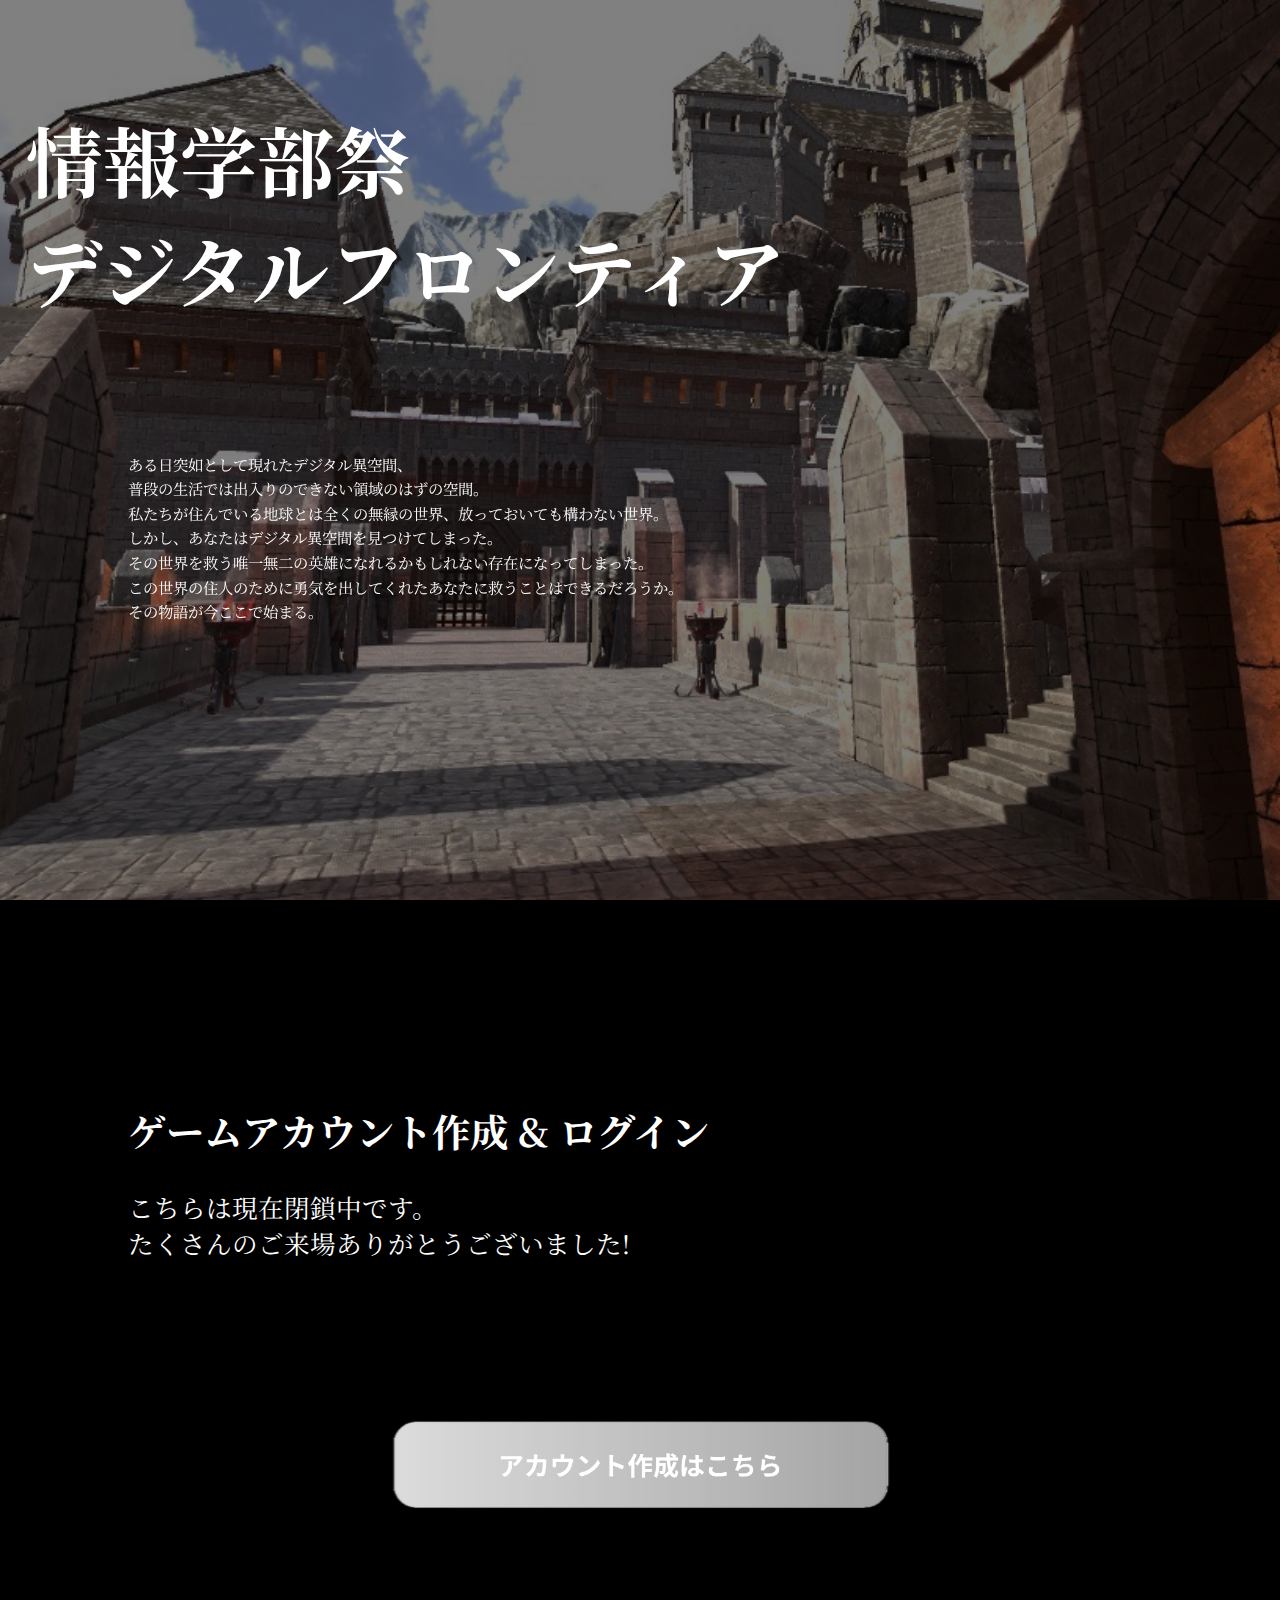
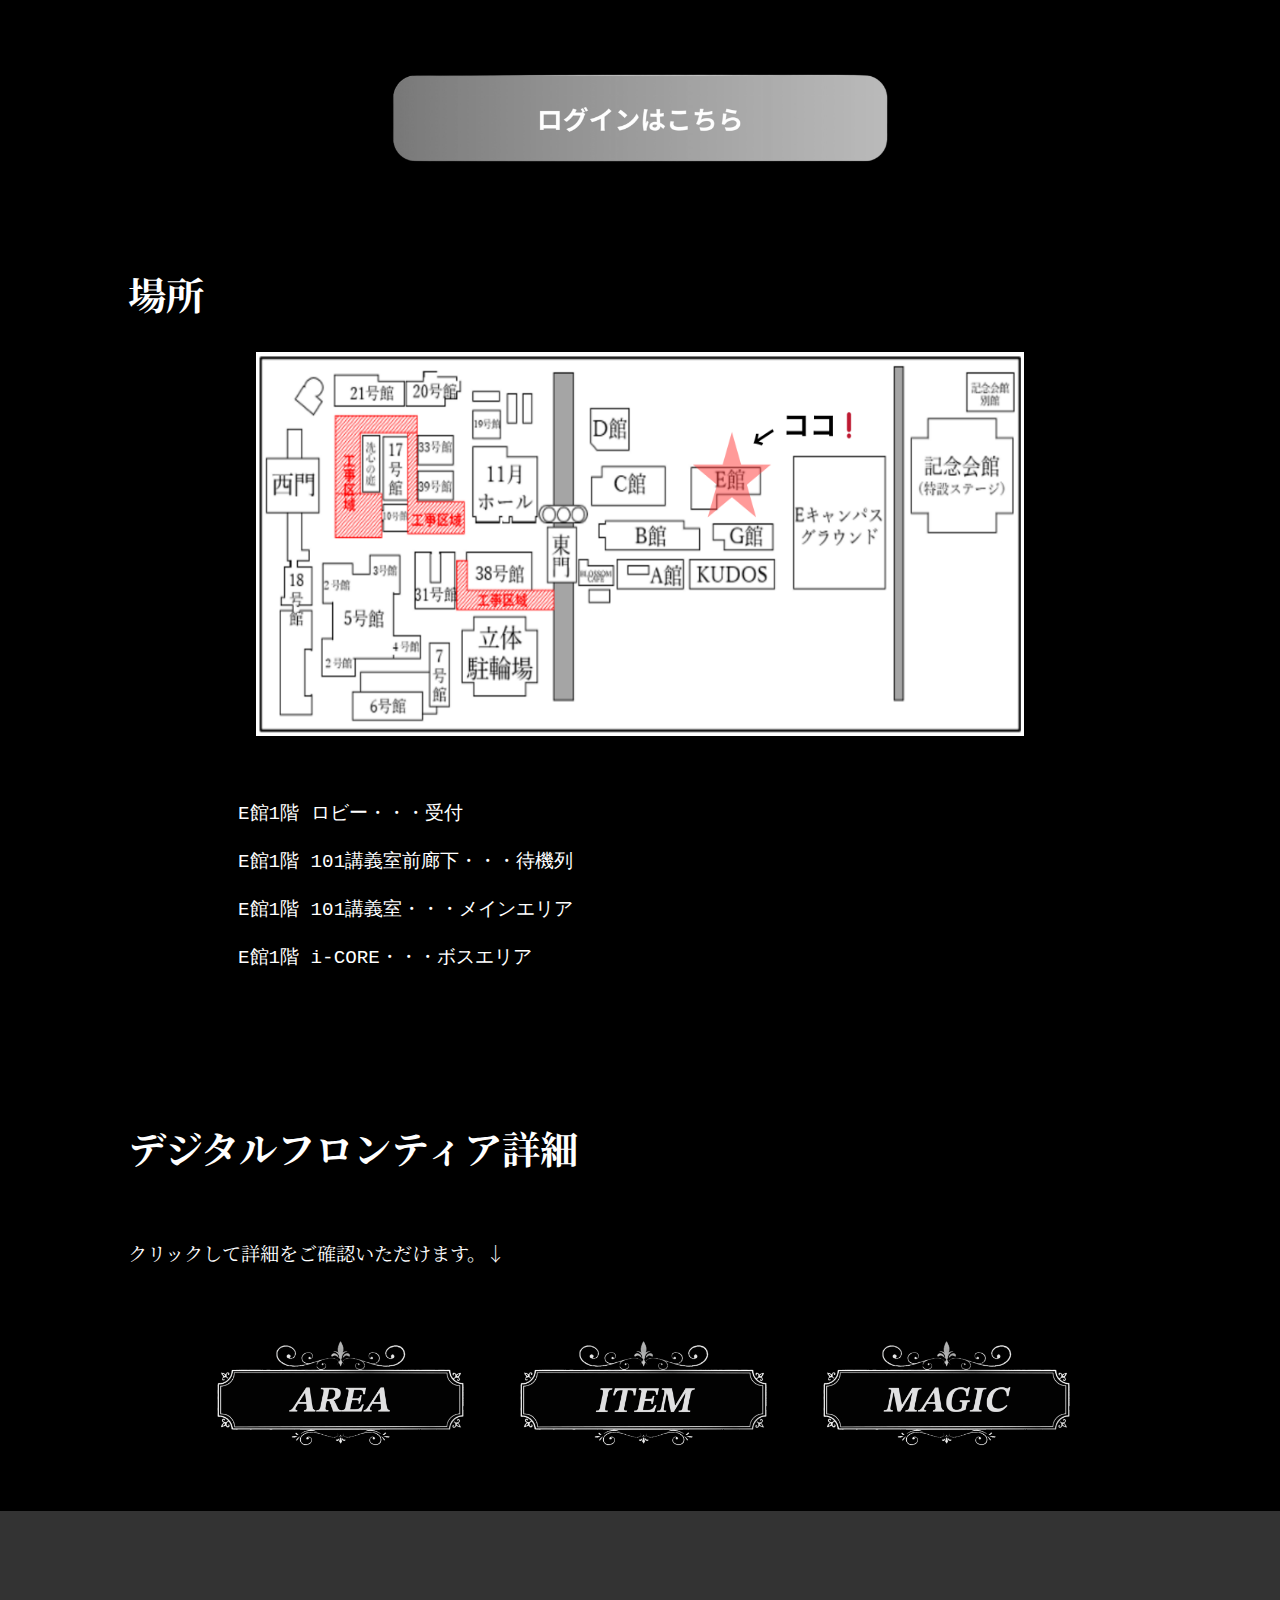
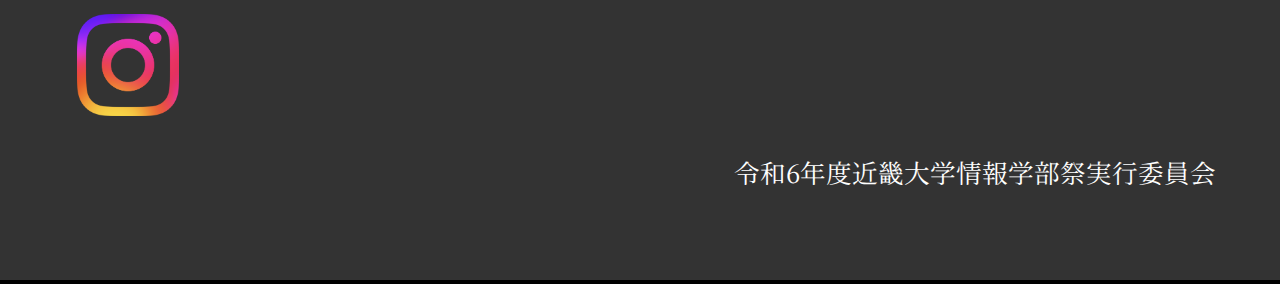
<file: index.html>
<!DOCTYPE html>
<html lang="en">
<head>
    <meta charset="UTF-8">
    <meta name="viewport" content="width=device-width, initial-scale=1.0">
    <title>Redirecting...</title>
</head>
<body>
    <script>
        // 指定のページにリダイレクト
        window.location.href = "./jousai_home/jousai_home.html";
    </script>
    <p>If you are not redirected, <a href="kdixfex/jousai_home/jousai_home.html">click here</a>.</p>
</body>
</html>
</file>
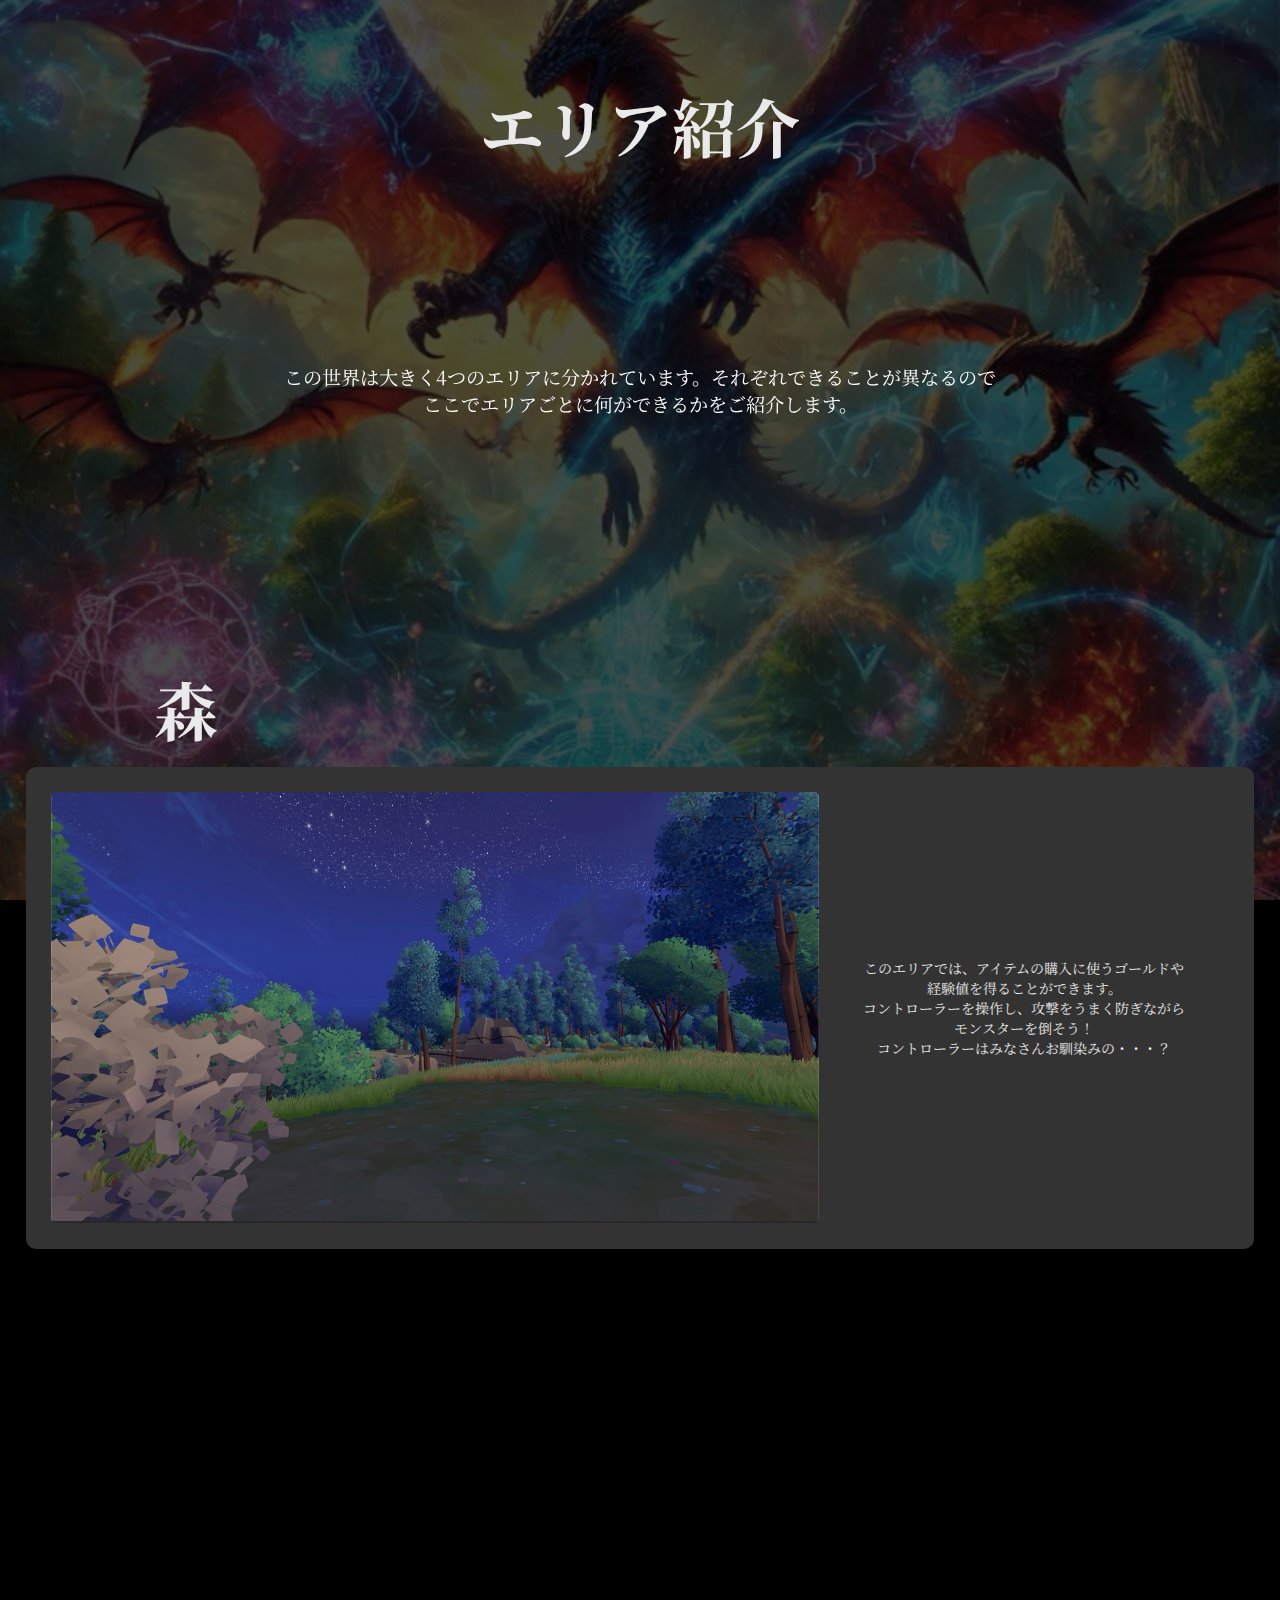
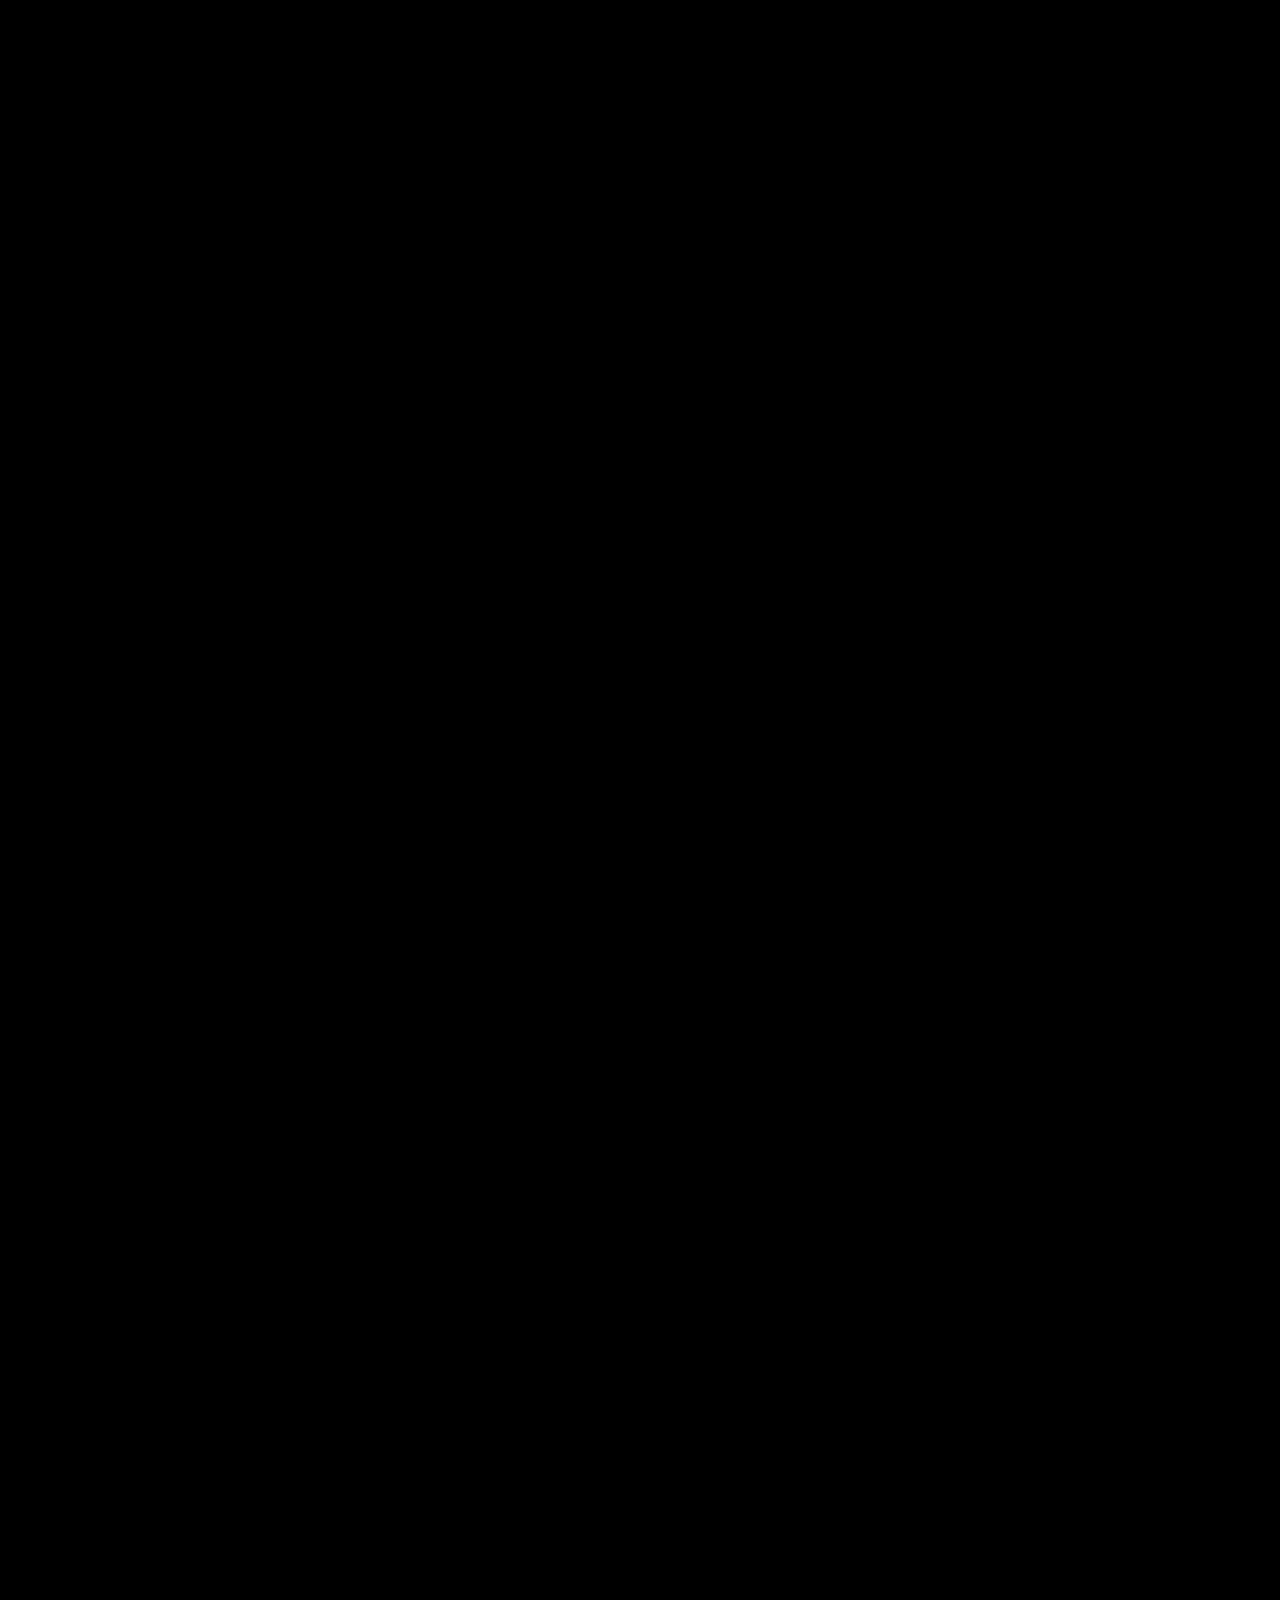
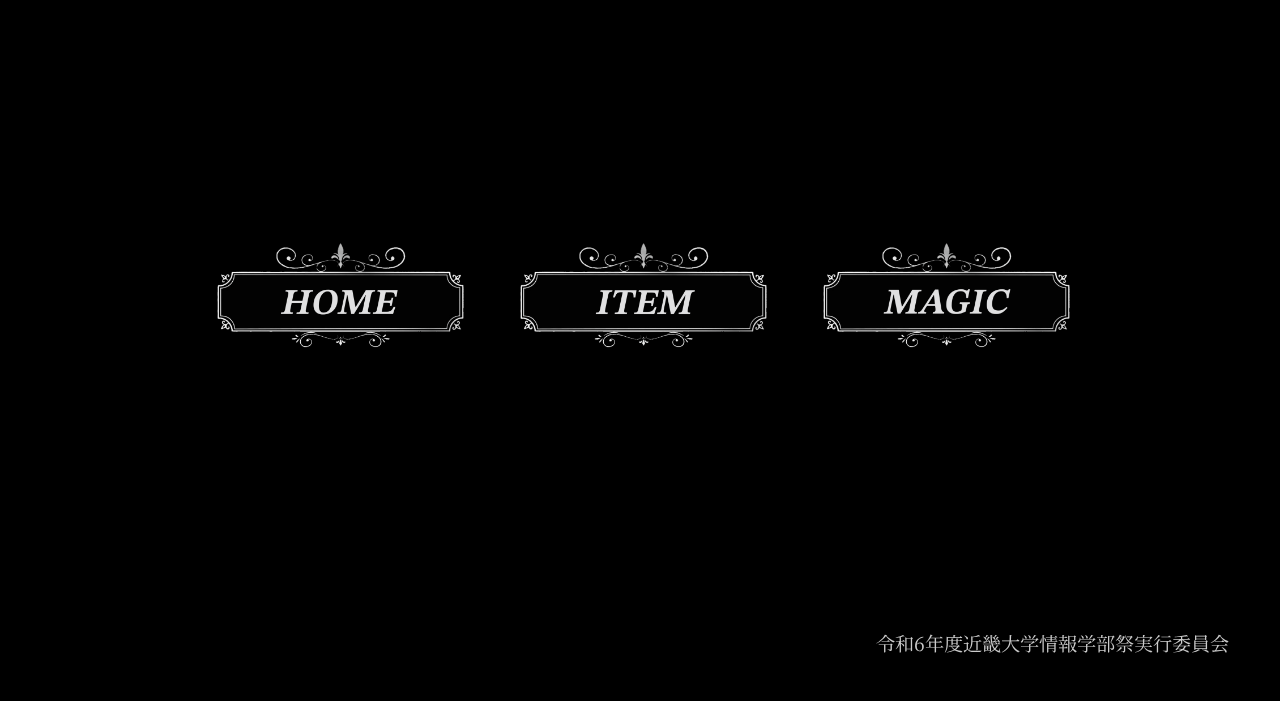
<file: jousai_area/jousai_area.html>
<!DOCTYPE html>
<html lang="ja">
<head>
    <meta charset="UTF-8">
    <meta name="viewport" content="width=device-width, initial-scale=1.0">
    <title>情報学部祭デジタルフロンティア</title>
    <link rel="stylesheet" href="area_style.css">
    <link href="https://fonts.googleapis.com/css2?family=Noto+Serif+JP:wght@200..900&display=swap" rel="stylesheet">
    <link href="https://unpkg.com/aos@2.3.1/dist/aos.css" rel="stylesheet">
    <!-- 
MIT License

Copyright (c) [year] Michał Sajnóg

Permission is hereby granted, free of charge, to any person obtaining a copy
of this software and associated documentation files (the "Software"), to deal
in the Software without restriction, including without limitation the rights
to use, copy, modify, merge, publish, distribute, sublicense, and/or sell
copies of the Software, and to permit persons to whom the Software is
furnished to do so, subject to the following conditions:

The above copyright notice and this permission notice shall be included in
all copies or substantial portions of the Software.
-->

</head>
<body>
    <main>

  
        <section class="title">
            <h2>エリア紹介</h2>
        </section>


        <section class="story">
            <p>この世界は大きく4つのエリアに分かれています。それぞれできることが異なるので<br>
                ここでエリアごとに何ができるかをご紹介します。</p>
        </section>

  
        <section class="areas">
            <!-- 森 -->
             <h2 data-aos="fade"data-aos-duration="1000">森</h2>
            <div class="area forest" data-aos="fade-right"data-aos-duration="1000">
                <img src="./forest/forest.jpeg" alt="森の画像">
                <p>このエリアでは、アイテムの購入に使うゴールドや<br>経験値を得ることができます。<br>
                コントローラーを操作し、攻撃をうまく防ぎながら<br>モンスターを倒そう！<br>
                コントローラーはみなさんお馴染みの・・・？</p>
            </div>
        
            <!-- 街 -->
            <h2 data-aos="fade"data-aos-duration="1000">街</h2>
            <div class="area city" data-aos="fade-left"data-aos-duration="1000">
                <img src="./city/witchHouse.jpeg" alt="街の画像">
                <p>
                    このエリアでは1回の周回で魔法アイテムの購入、および魔法の伝承のどちらか1つを行うことができる。複数周回可のため
                    アイテムも魔法もどちらも取得可能だが、<br>1回の周回で両方同時に取得はできないので注意。
                    <br><br>アイテムの購入では、アイテムが全部で9つあり自身の所持しているゴールドから1つ購入することができる。
                    <br><br>魔法の伝承では、「防御魔法・攻撃魔法・究極魔法」の<br>3種類あり、またそれぞれに3種類あるのでそれぞれ1つずつ合計3個選ぶことができる。
                    魔女が数字列に変換された文を言うので、それを正しく詠唱(入力)できた回数に応じて魔法を入手できるかが決まる。
                    <br><br>いずれもボス戦でのみ使用可能。 
                    </p>
            </div>
        
            <!-- 洞窟 -->
            <h2 data-aos="fade"data-aos-duration="1000">洞窟</h2>
            <div class="area cave" data-aos="fade-right"data-aos-duration="1000">
                <img src="./cave/cave.jpeg" alt="洞窟の画像">
                <p>洞窟で手に入れたアイテムは鑑定士ルクルンの家に<br>行くことで鑑定してもらうことができます。<br>
                    彼にQRコードを見せることでアイテムがもらえます。<br><br>
                    指定されたQRコードと<br>完全に一致している場合はすごいアイテムを<br>にているQRコードの場合はふつうのアイテムを<br>異なるQRコードの場合はぼろいアイテムを<br>
                    入手することができます。<br><br>
                    稀に違いが分かりにくいQRコードが紛れています。<br>正解した場合はレアアイテムをもらえるかも...！？</p>
            </div>
        
            <!-- ボス -->
            <h2 data-aos="fade"data-aos-duration="1000">ボス</h2>
            <div class="area boss" data-aos="fade-left"data-aos-duration="1000">
                <img src="./boss/bossArea.jpeg" alt="ボスエリアの画像">
                <p>これまで手に入れたアイテム、魔法をすべて解き放ち、<br>
                この世界に君臨するドラゴンを倒せ！<br><br>
                ※このエリアは上記3エリアをすべて探索したのちに<br>解禁されます。</p>
            </div>
        </section>
        


        <section class="navigation-buttons">
            <button id="homeBtn">
                <img src="../home.PNG" alt="ホームボタン" class="button-image">
            </button>
            <button id="itemBtn">
                <img src="../item.PNG" alt="アイテムボタン" class="button-image">
            </button>
            <button id="magicBtn">
                <img src="../magic.PNG" alt="魔法ボタン" class="button-image">
            </button>
        </section>

        <script>
            document.getElementById("homeBtn").addEventListener("click", function() {
                window.location.href = "../jousai_home/jousai_home.html";
            });

            document.getElementById("itemBtn").addEventListener("click", function() {
                window.location.href = "../jousai_item/jousai_item.html";
            });

            document.getElementById("magicBtn").addEventListener("click", function() {
                window.location.href = "../jousai_magic/jousai_magic.html";
            });
        </script>


        <section class="jousai">
            <p align="right">令和6年度近畿大学情報学部祭実行委員会</p>
        </section>
    </main>
    <script src="https://unpkg.com/aos@2.3.1/dist/aos.js"></script>
    <script>
        AOS.init();
    </script>
</body>
</html>
</file>
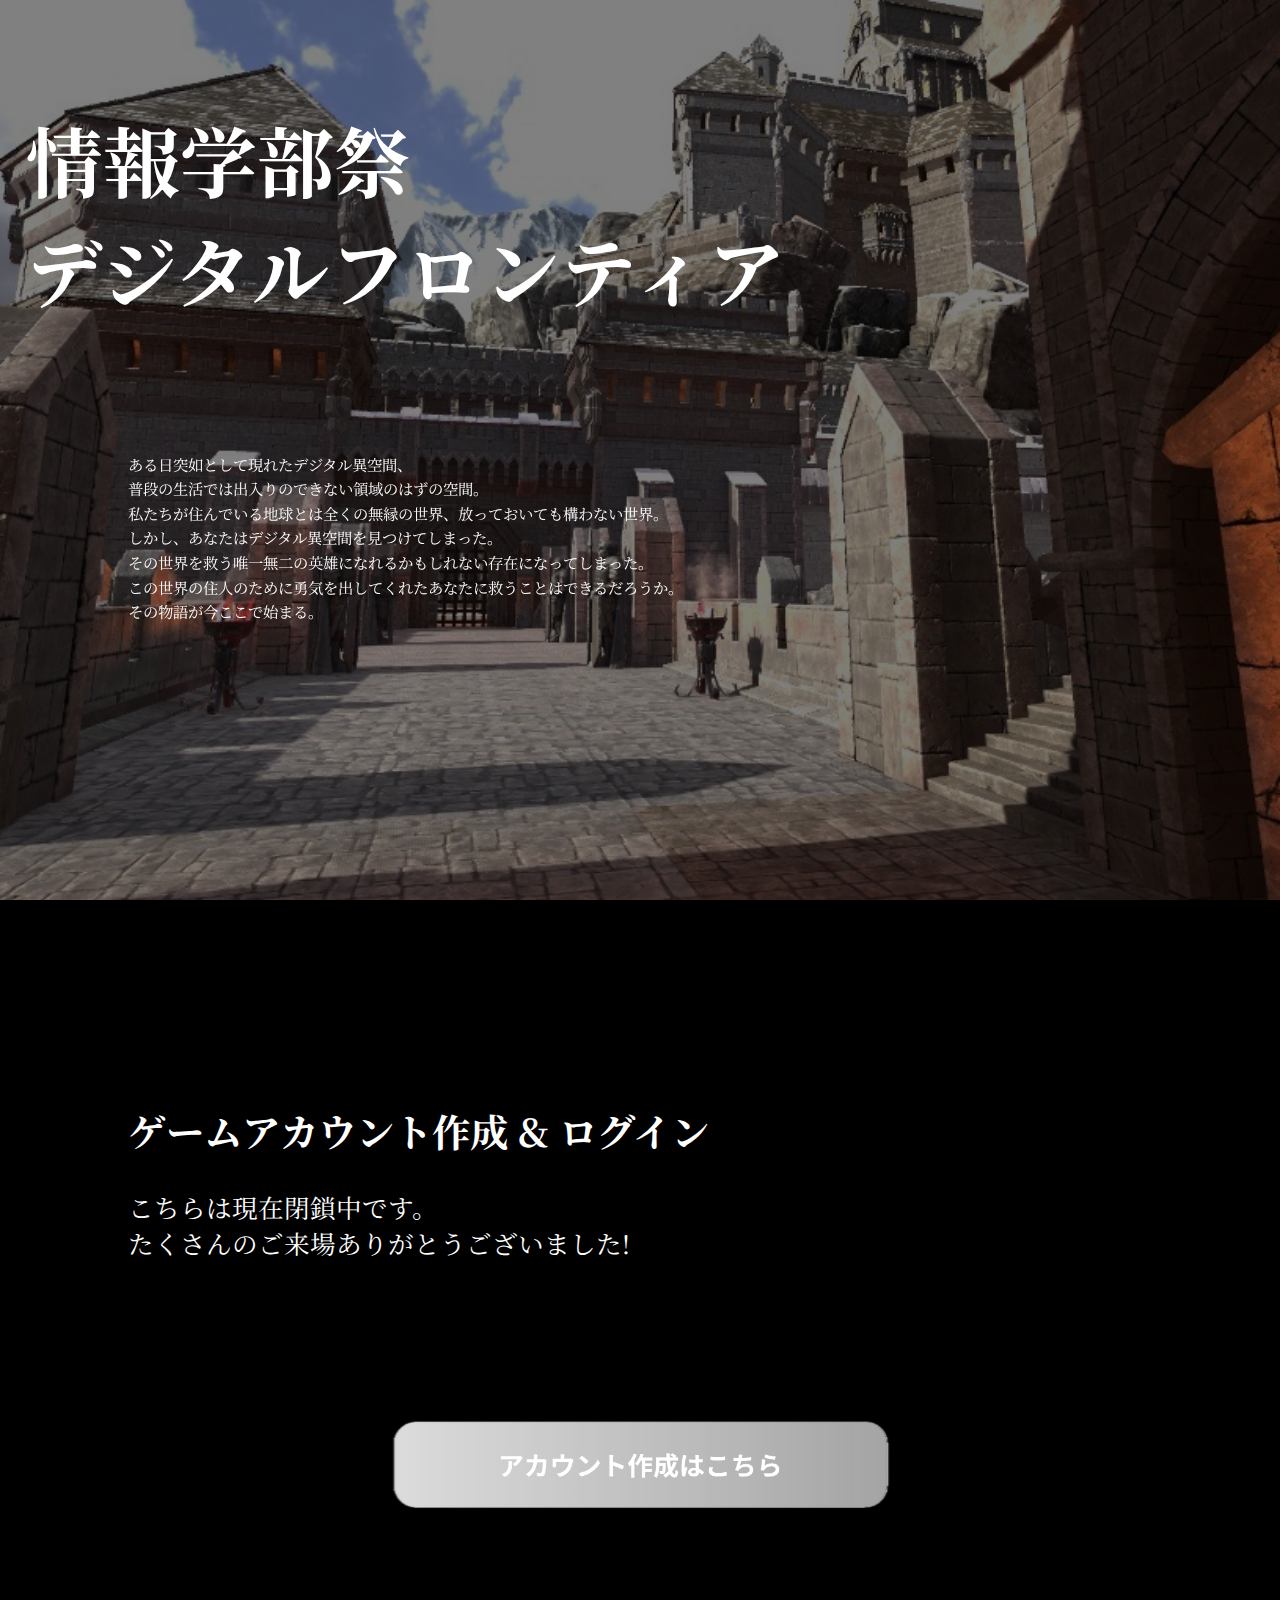
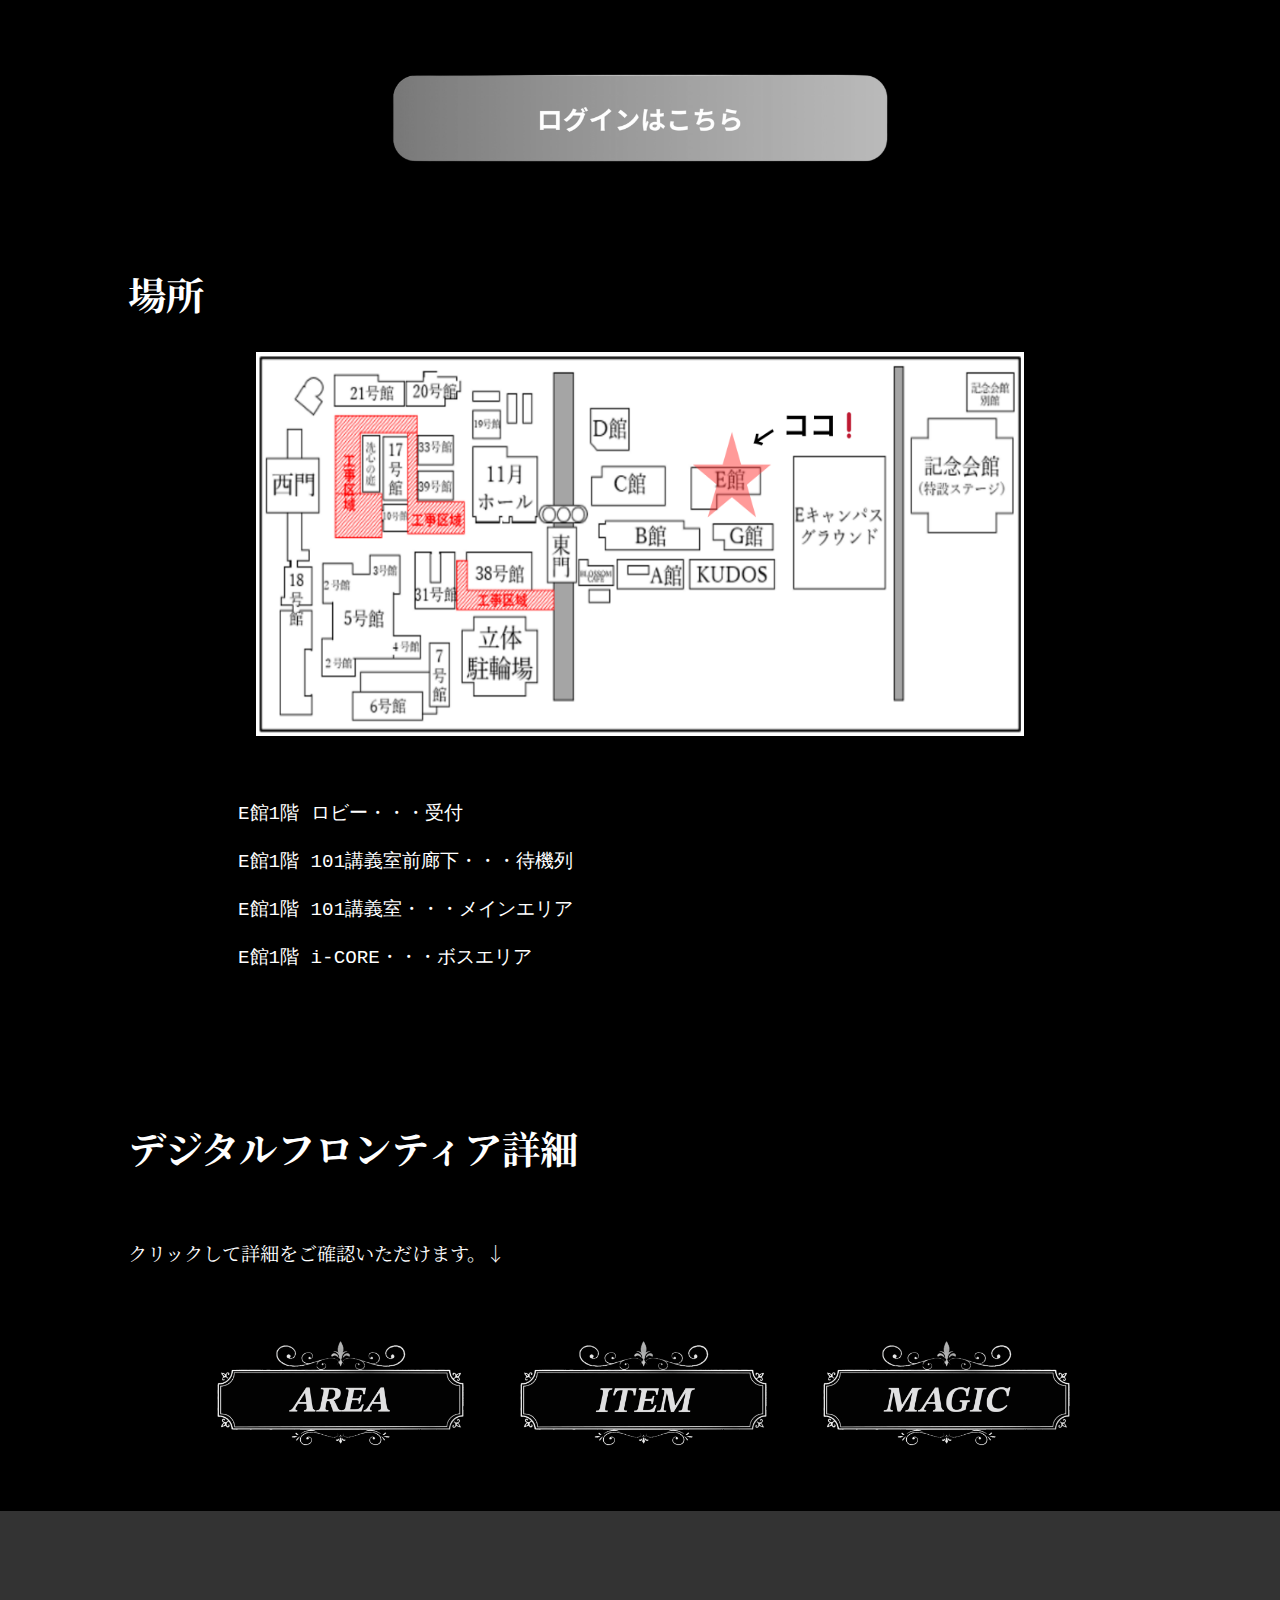
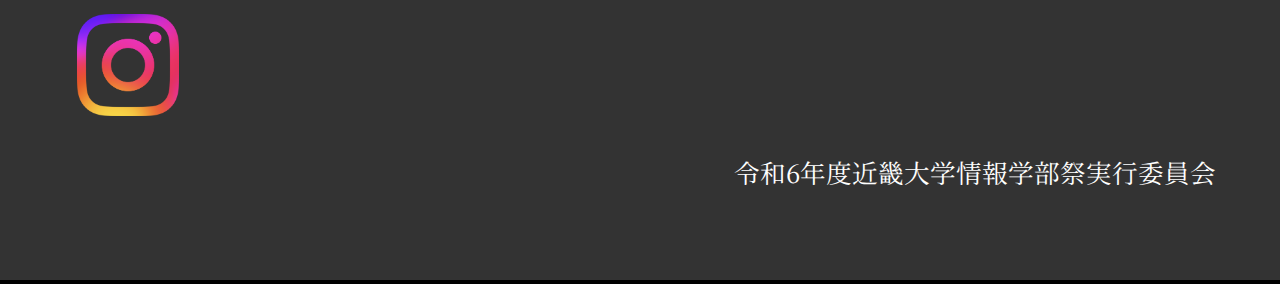
<file: jousai_home/jousai_home.html>
<!DOCTYPE html>
<html lang="ja">
<head>
    <meta charset="UTF-8">
    <meta name="viewport" content="width=device-width, initial-scale=1.0">
    <title>情報学部祭デジタルフロンティア</title>
    <link rel="preconnect" href="https://fonts.googleapis.com">
    <link rel="preconnect" href="https://fonts.gstatic.com" crossorigin>
    <link href="https://fonts.googleapis.com/css2?family=Noto+Serif+JP:wght@200..900&display=swap" rel="stylesheet">
    <link rel="stylesheet" href="home_style.css">
    <link href="https://unpkg.com/aos@2.3.1/dist/aos.css" rel="stylesheet">
        <!-- 
MIT License

Copyright (c) [year] Michał Sajnóg

Permission is hereby granted, free of charge, to any person obtaining a copy
of this software and associated documentation files (the "Software"), to deal
in the Software without restriction, including without limitation the rights
to use, copy, modify, merge, publish, distribute, sublicense, and/or sell
copies of the Software, and to permit persons to whom the Software is
furnished to do so, subject to the following conditions:

The above copyright notice and this permission notice shall be included in
all copies or substantial portions of the Software.
-->
</head>
<body>
    <main>
        <section class="title">
            <h2 data-aos="fade" data-aos-duration="1500">情報学部祭<br>デジタルフロンティア</h2>
        </section>

        <section class="story" data-aos="fade-down" data-aos-duration="1200" data-aos-delay="700">
            <p>
                ある日突如として現れたデジタル異空間、<br>
                普段の生活では出入りのできない領域のはずの空間。<br>
                私たちが住んでいる地球とは全くの無縁の世界、放っておいても構わない世界。<br>
                しかし、あなたはデジタル異空間を見つけてしまった。<br>
                その世界を救う唯一無二の英雄になれるかもしれない存在になってしまった。<br>
                この世界の住人のために勇気を出してくれたあなたに救うことはできるだろうか。<br>
                その物語が今ここで始まる。</p>
        </section>

        <section class="day_and_time" data-aos="fade" data-aos-duration="1200">
            <h2>日時</h2>
            <p>11/2（土）〜 11/4 (月) <br>10:00~19:00</p>
        </section>

        <section class="game">
            <h2>ゲームアカウント作成 & ログイン</h2>
            <p>こちらは現在閉鎖中です。<br>たくさんのご来場ありがとうございました!</p>
            <button id="game.kdixfes.register">
                <img src="../register.png" alt="アカウント作成のリンク" class="button-game">
            </button>
            <button id="game.kdixfes.login">
                <img src="../login.png" alt="ログインのリンク" class="button-game">
            </button>
        </section>
        

        <section class="place">
            <h2>場所</h2>
            <img src="kindai_map.png" height=450>
            <pre>
    E館1階 ロビー・・・受付<br>
    E館1階 101講義室前廊下・・・待機列<br>           
    E館1階 101講義室・・・メインエリア<br>
    E館1階 i-CORE・・・ボスエリア
            </pre> 
        </section>

        <section class="buttonDetail">
            <h2>デジタルフロンティア詳細</h2>
            <p>クリックして詳細をご確認いただけます。↓</p>
        </section>

        <section class="navigation-buttons">
            <button id="areaBtn">
                <img src="../area.PNG" alt="エリアボタン" class="button-image">
            </button>
            <button id="itemBtn">
                <img src="../item.PNG" alt="アイテムボタン" class="button-image">
            </button>
            <button id="magicBtn">
                <img src="../magic.PNG" alt="魔法ボタン" class="button-image">
            </button>
        </section>

        <script>
            // 内部リンク
            document.getElementById("areaBtn").addEventListener("click", function() {
                window.location.href = "../jousai_area/jousai_area.html";
            });
        
            document.getElementById("itemBtn").addEventListener("click", function() {
                window.location.href = "../jousai_item/jousai_item.html";
            });
        
            document.getElementById("magicBtn").addEventListener("click", function() {
                window.location.href = "../jousai_magic/jousai_magic.html";
            });

            // 外部リンク（新規タブで開く）
            // document.getElementById("game.kdixfes.register").addEventListener("click", function() {
            //     window.open("https://game.kdixfes.com/register", "_blank");
            // });
            // document.getElementById("game.kdixfes.login").addEventListener("click", function() {
            //     window.open("https://game.kdixfes.com", "_blank");
            // });
        </script>
    </main>

    <script src="https://unpkg.com/aos@2.3.1/dist/aos.js"></script>
    <script>
        AOS.init();
    </script>
</body>

<footer class="footer">
    <section class="iconButtons">
        <button id="instagram">
            <img src="../instaIcon.png" alt="インスタリンク" class="icon">
        </button>
    </section>
    <section class="jousai">
        <p align="right">令和6年度近畿大学情報学部祭実行委員会</p>
    </section>

    <script>
        // 外部リンク（新規タブで開く）
        document.getElementById("instagram").addEventListener("click", function() {
            window.open("https://www.instagram.com/kdixjosai", "_blank");
        });
    </script>
</footer>
</html>
</file>
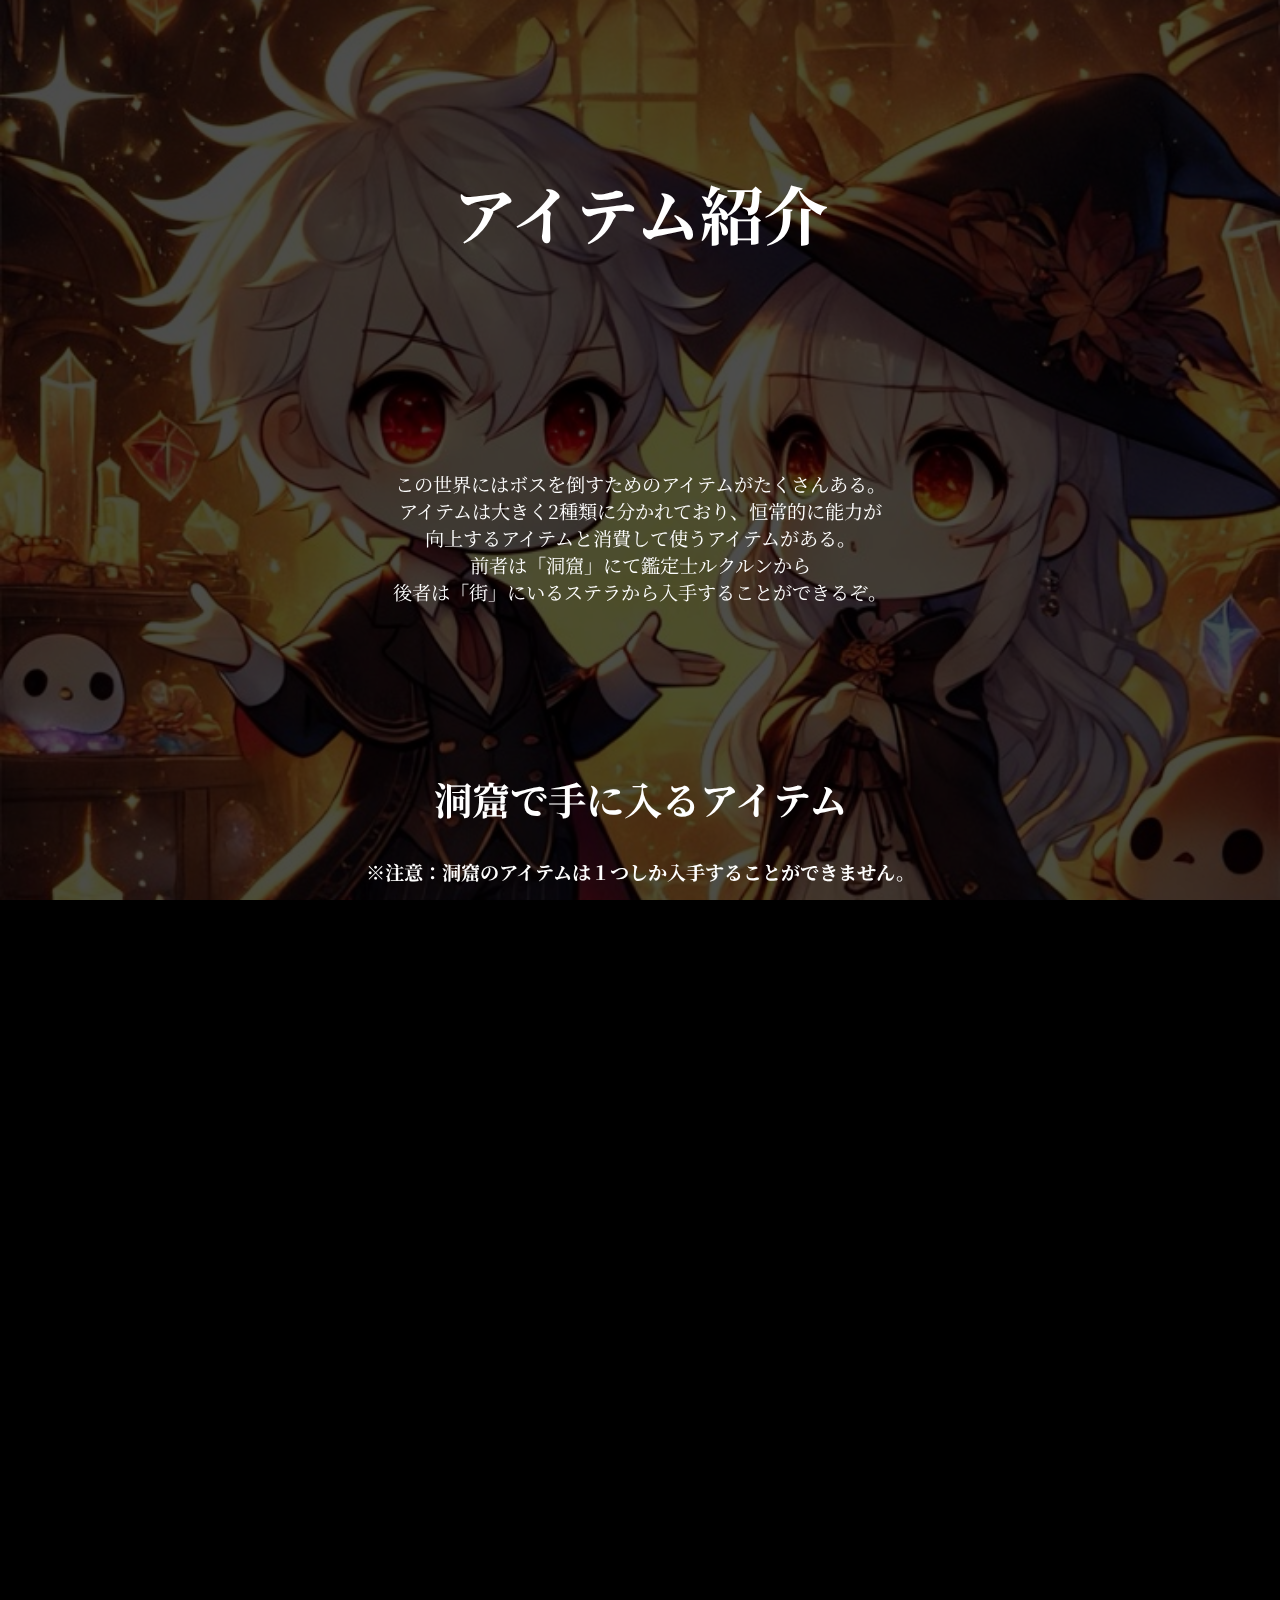
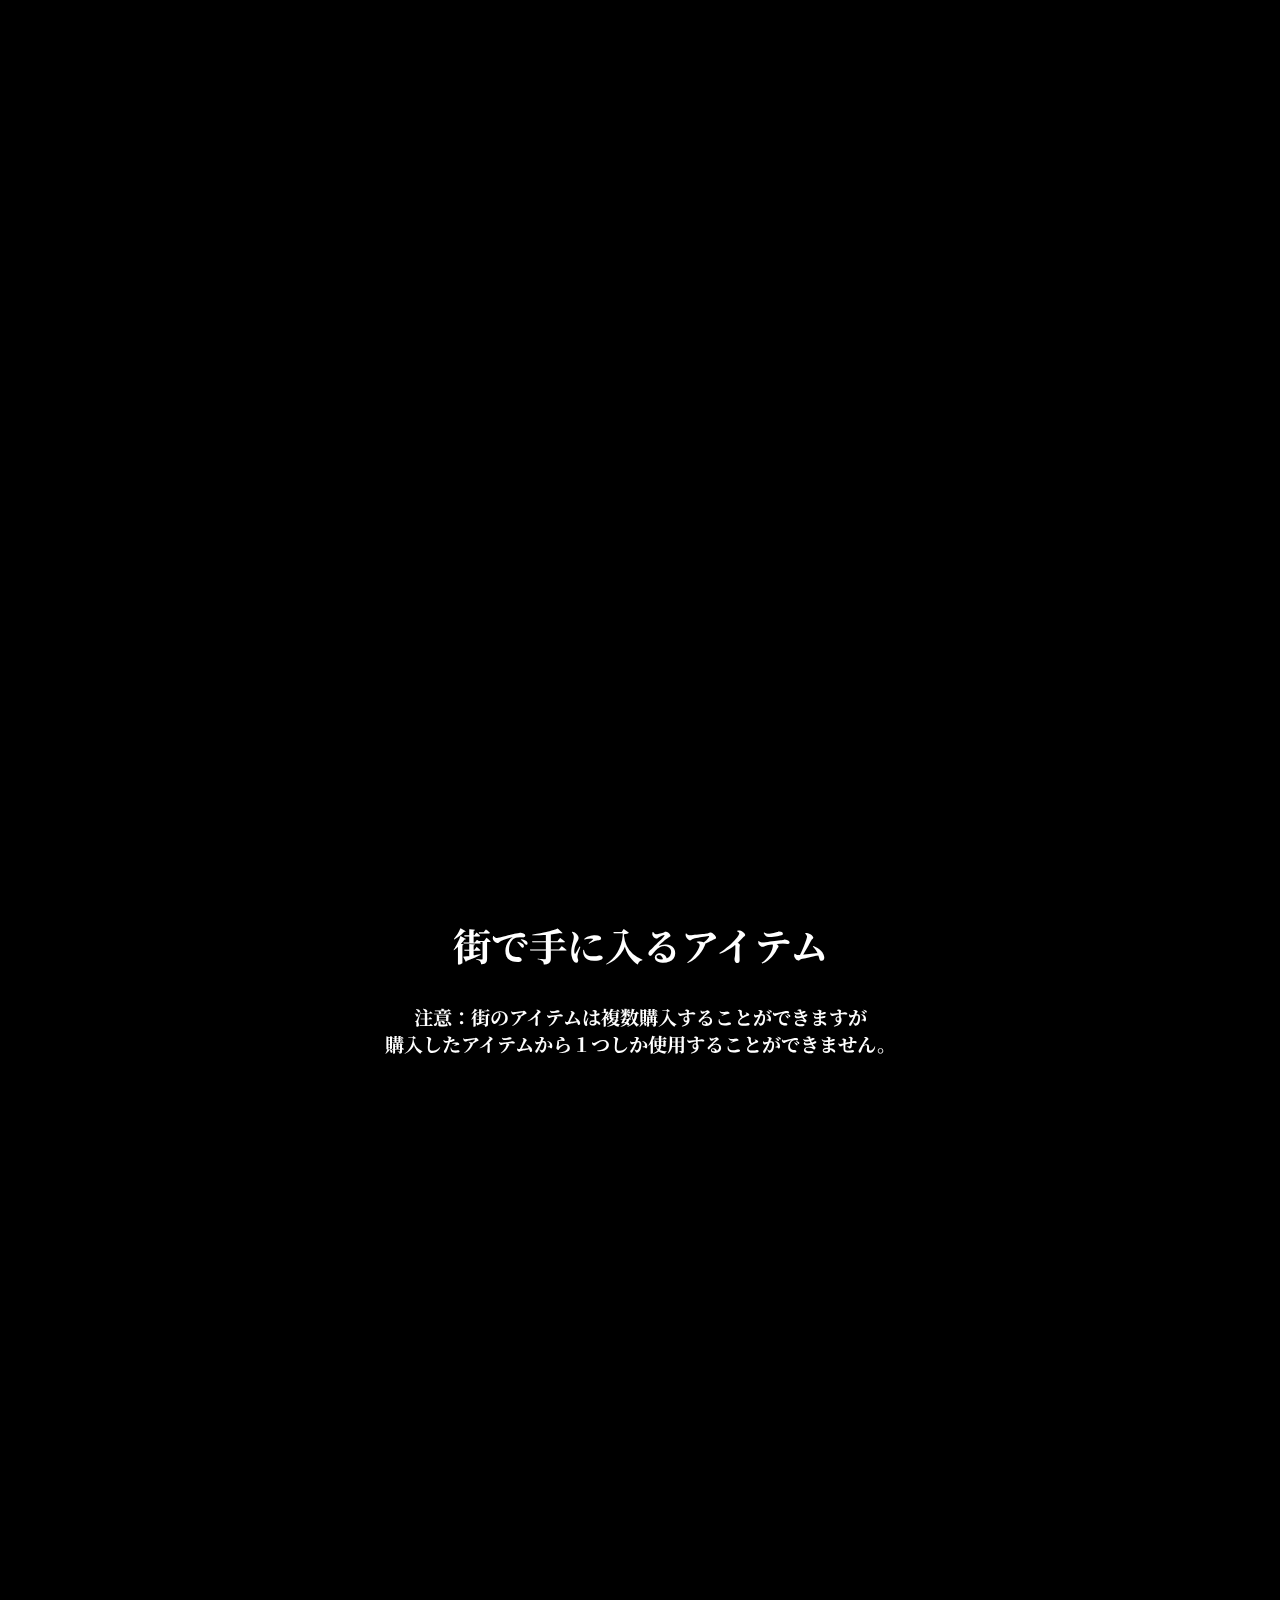
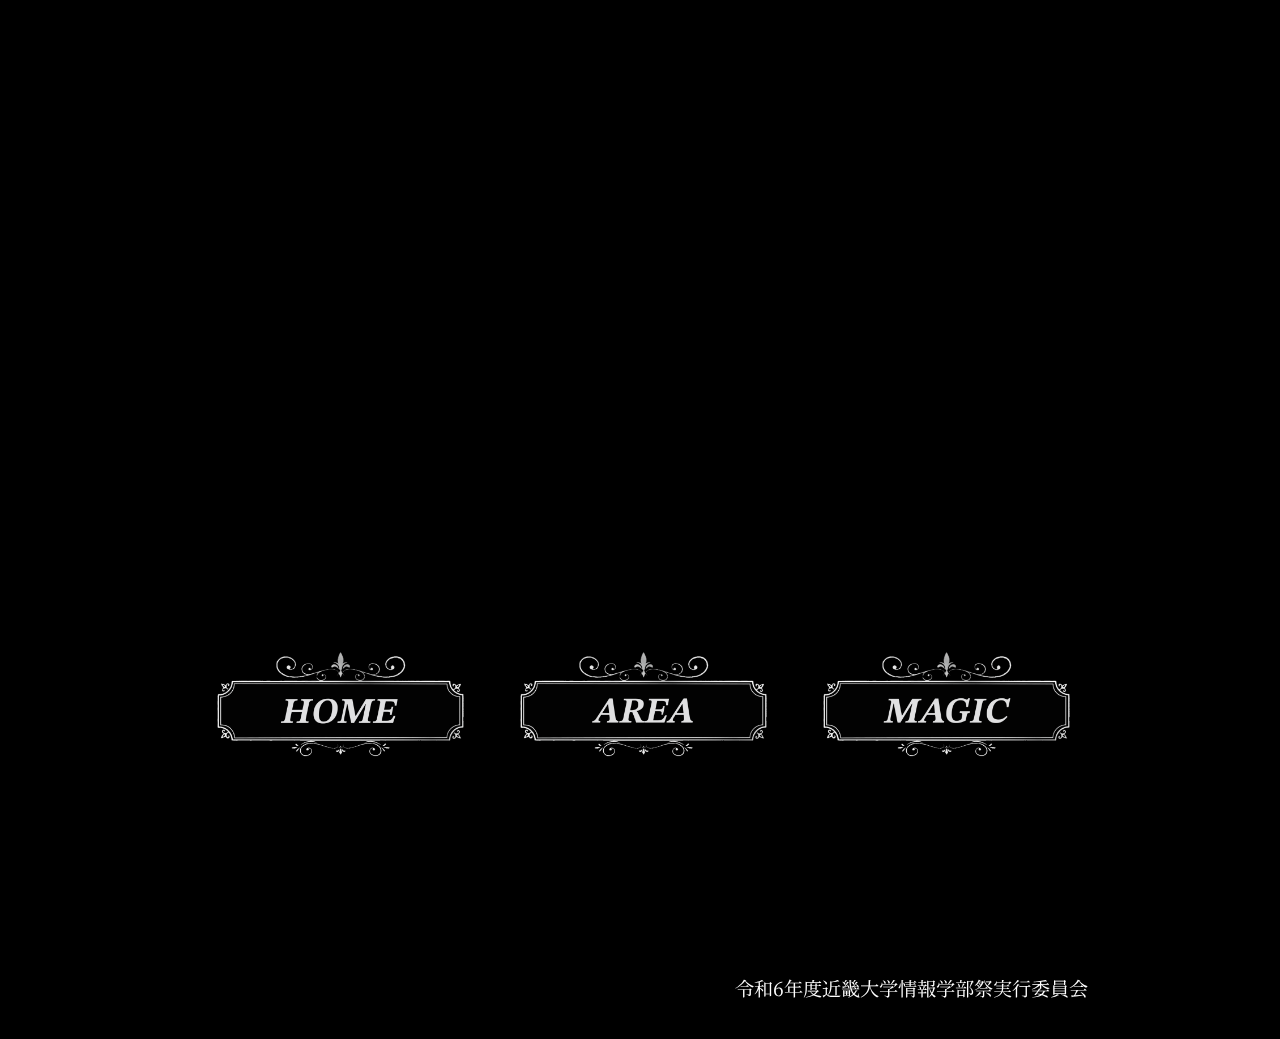
<file: jousai_item/jousai_item.html>
<!DOCTYPE html>
<html lang="ja">
<head>
    <meta charset="UTF-8">
    <meta name="viewport" content="width=device-width, initial-scale=1.0">
    <title>情報学部祭デジタルフロンティア</title>
    <link rel="stylesheet" href="item_style.css">
    <link href="https://fonts.googleapis.com/css2?family=Noto+Serif+JP:wght@200..900&display=swap" rel="stylesheet">
    <link href="https://unpkg.com/aos@2.3.1/dist/aos.css" rel="stylesheet">
    <!-- 
MIT License

Copyright (c) [year] Michał Sajnóg

Permission is hereby granted, free of charge, to any person obtaining a copy
of this software and associated documentation files (the "Software"), to deal
in the Software without restriction, including without limitation the rights
to use, copy, modify, merge, publish, distribute, sublicense, and/or sell
copies of the Software, and to permit persons to whom the Software is
furnished to do so, subject to the following conditions:

The above copyright notice and this permission notice shall be included in
all copies or substantial portions of the Software.
-->

</head>
<body>
    <!-- メインセクション -->
<main>

    <!-- タイトルセクション -->
    <section class="title">
        <h2>アイテム紹介</h2>
    </section>

    <!-- ストーリーセクション -->
    <section class="story">
        <p>
            この世界にはボスを倒すためのアイテムがたくさんある。<br>
            アイテムは大きく2種類に分かれており、恒常的に能力が<br>向上するアイテムと消費して使うアイテムがある。<br>
            前者は「洞窟」にて鑑定士ルクルンから<br>後者は「街」にいるステラから入手することができるぞ。
        </p>
    </section>
    
    <section class="caveitem">
        <h2>洞窟で手に入るアイテム</h2>
        <h3>※注意：洞窟のアイテムは１つしか入手することができません。</h3>
        <div class="item-container">

            <div class="item"  data-aos="fade-left"data-aos-duration="700">
                <h3>ボロいロザリー</h3>
                <img src="./caveItem/HPup/oldrosary.jpeg" alt="ボロいロザリー"/>
                <p>HPが少し上昇する</p>
            </div>


            <div class="item" data-aos="fade"data-aos-duration="700">
                <h3>ふつうのロザリー</h3>
                <img src="./caveItem/HPup/normalrosary.jpeg" alt="ふつうのロザリー"/>
                <p>HPが上昇する</p>
            </div>

    
            <div class="item" data-aos="fade-right"data-aos-duration="700">
                <h3>すごいロザリー</h3>
                <img src="./caveItem/HPup/superrosary.jpeg" alt="すごいロザリー"/>
                <p>HPがとても上昇する</p>
            </div>


            <div class="item" data-aos="fade-left"data-aos-duration="700">
                <h3>ボロい剣</h3>
                <img src="./caveItem/Attackup/oldsword.jpeg" alt="ボロい剣"/>
                <p>攻撃力が少し上昇する</p>
            </div>
            <div class="item" data-aos="fade"data-aos-duration="700">
                <h3>ふつうの剣</h3>
                <img src="./caveItem/Attackup/normalsword.jpeg" alt="ふつうの剣"/>
                <p>攻撃力が上昇する</p>
            </div>
            <div class="item" data-aos="fade-right"data-aos-duration="700">
                <h3>すごい剣</h3>
                <img src="./caveItem/Attackup/supersword.jpeg" alt="すごい剣"/>
                <p>攻撃力がすごく上昇する</p>
            </div>

            <div class="item" data-aos="fade-left"data-aos-duration="700">
                <h3>ボロいグローブ</h3>
                <img src="./caveItem/AttackRateup/oldglove.jpeg" alt="ボロいグローブ"/>
                <p>攻撃魔法の連射速度が少し上昇する</p>
            </div>
            <div class="item" data-aos="fade-"data-aos-duration="700">
                <h3>ふつうのグローブ</h3>
                <img src="./caveItem/AttackRateup/normalglove.jpeg" alt="ふつうのグローブ"/>
                <p>攻撃魔法の連射速度が上昇する</p>
            </div>
            <div class="item" data-aos="fade-right"data-aos-duration="700">
                <h3>すごいグローブ</h3>
                <img src="./caveItem/AttackRateup/superglove.jpeg" alt="すごいグローブ"/>
                <p>攻撃魔法の連射速度がすごく上昇する</p>
            </div>
            <div class="item" data-aos="fade-left"data-aos-duration="700">
                <h3>ボロい<br>ブレスレット</h3>
                <img src="./caveItem/UltChargeup/oldbracelet.jpeg" alt="ボロいブレスレット"/>
                <p>究極魔法のチャージ速度が少し上昇する</p>
            </div>
            <div class="item" data-aos="fade"data-aos-duration="700">
                <h3>ふつうの<br>ブレスレット</h3>
                <img src="./caveItem/UltChargeup/normalbracelet.jpeg" alt="ふつうのブレスレット"/>
                <p>究極魔法のチャージ速度が上昇する</p>
            </div>
            <div class="item" data-aos="fade-right"data-aos-duration="700">
                <h3>すごい<br>ブレスレット</h3>
                <img src="./caveItem/UltChargeup/superbracelet.jpeg" alt="すごいブレスレット"/>
                <p>究極魔法のチャージ速度がすごく上昇する</p>
            </div>
            <div class="item" data-aos="fade-left"data-aos-duration="700">
                <h3>ボロい王冠</h3>
                <img src="./caveItem/Allup/oldcrown.jpeg" alt="ボロい王冠"/>
                <p>全ての能力が少し上昇する</p>
            </div>
            <div class="item" data-aos="fade"data-aos-duration="700">
                <h3>ふつうの王冠</h3>
                <img src="./caveItem/Allup/normalcrown.jpeg" alt="ふつうの王冠"/>
                <p>全ての能力が上昇する</p>
            </div>
            <div class="item" data-aos="fade-right"data-aos-duration="700">
                <h3>すごい王冠</h3>
                <img src="./caveItem/Allup/supercrown.jpeg" alt="すごい王冠"/>
                <p>全ての能力がすごく上昇する</p>
            </div>
        </div>
        <section class="cityitem">
            <h2>街で手に入るアイテム</h2>
            <h3>注意：街のアイテムは複数購入することができますが<br>
                購入したアイテムから１つしか使用することができません。
            </h3>
            <div class="item-container">
        
                <div class="item" data-aos="fade-left"data-aos-duration="700">
                    <h3>爆弾</h3>
                    <img src="./cityItem/bomb.jpeg" alt="爆弾"/>
                    <p>コスト：1000Gold<br>小さな爆発を起こす</p>
                </div>
    
    
                <div class="item" data-aos="fade"data-aos-duration="700">
                    <h3>爆裂弾</h3>
                    <img src="./cityItem/barrelbomb.jpeg" alt="爆裂弾"/>
                    <p>コスト：1500Gold<br>より大きな爆発を起こす</p>
                </div>
    
       
                <div class="item" data-aos="fade-right"data-aos-duration="700">
                    <h3>時間の鍵</h3>
                    <img src="./cityItem/clock.jpeg" alt="時間の鍵"/>
                    <p>コスト：1000Gold<br>一定時間敵の動きを止める</p>
                </div>
    
    
                <div class="item" data-aos="fade-left"data-aos-duration="700">
                    <h3>煌めきの妖精</h3>
                    <img src="./cityItem/fairy.jpeg" alt="煌めきの妖精" />
                    <p>コスト：500Gold<br>魔法とは別に究極魔法を発動できる</p>
                </div>
    
                <div class="item" data-aos="fade"data-aos-duration="700">
                    <h3>天破の魔導計</h3>
                    <img src="./cityItem/guege1.jpeg" alt="天破の魔導計" />
                    <p>コスト：300Gold<br>究極魔法のゲージを即時にためる</p>
                </div>
    
                <div class="item" data-aos="fade-right"data-aos-duration="700">
                    <h3>地護の魔導計</h3>
                    <img src="./cityItem/guege2.jpeg" alt="地護の魔導計" />
                    <p>コスト：300Gold<br>防御魔法のゲージを即時にためる</p>
                </div>
    
                <div class="item" data-aos="fade-left"data-aos-duration="700">
                    <h3>復活の聖石</h3>
                    <img src="./cityItem/heart.jpeg" alt="復活の聖石" />
                    <p>コスト：2000Gold<br>1度死んでも復活することができる</p>
                </div>
    
                <div class="item" data-aos="fade"data-aos-duration="700">
                    <h3>生命の霊薬</h3>
                    <img src="./cityItem/potion.jpeg" alt="生命の霊薬" />
                    <p>コスト：1200Gold<br>HPを即時回復できる</p>
                </div>
    
                <div class="item" data-aos="fade-right"data-aos-duration="700">
                    <h3>力の紅玉</h3>
                    <img src="./cityItem/ruby.jpeg" alt="力の紅玉" />
                    <p>コスト：2500Gold<br>攻撃力が一時的に上昇する</p>
                </div>
            </div>
        </section>
    </section>
    
    <section class="navigation-buttons">
        <button id="homeBtn">
            <img src="../home.PNG" alt="ホームボタン" class="button-image">
        </button>
        <button id="areaBtn">
            <img src="../area.PNG" alt="エリアボタン" class="button-image">
        </button>
        <button id="magicBtn">
            <img src="../magic.PNG" alt="魔法ボタン" class="button-image">
        </button>
    </section>
    <script>
        document.getElementById("homeBtn").addEventListener("click", function() {
            window.location.href = "../jousai_home/jousai_home.html"; // 一つ上の階層のjousai_areaフォルダにあるHTMLに遷移
        });
    
        document.getElementById("areaBtn").addEventListener("click", function() {
            window.location.href = "../jousai_area/jousai_area.html"; // 一つ上の階層のjousai_itemフォルダにあるHTMLに遷移
        });
    
        document.getElementById("magicBtn").addEventListener("click", function() {
            window.location.href = "../jousai_magic/jousai_magic.html"; // 一つ上の階層のjousai_magicフォルダにあるHTMLに遷移
        });
    </script>
    
    


    <!-- 近畿大学情祭委員会 -->
    <section class="jousai">
        <p align="right">令和6年度近畿大学情報学部祭実行委員会</p>
    </section>
</main>
<script src="https://unpkg.com/aos@2.3.1/dist/aos.js"></script>
<script>
  AOS.init();
</script>
</body>
</html>
</file>
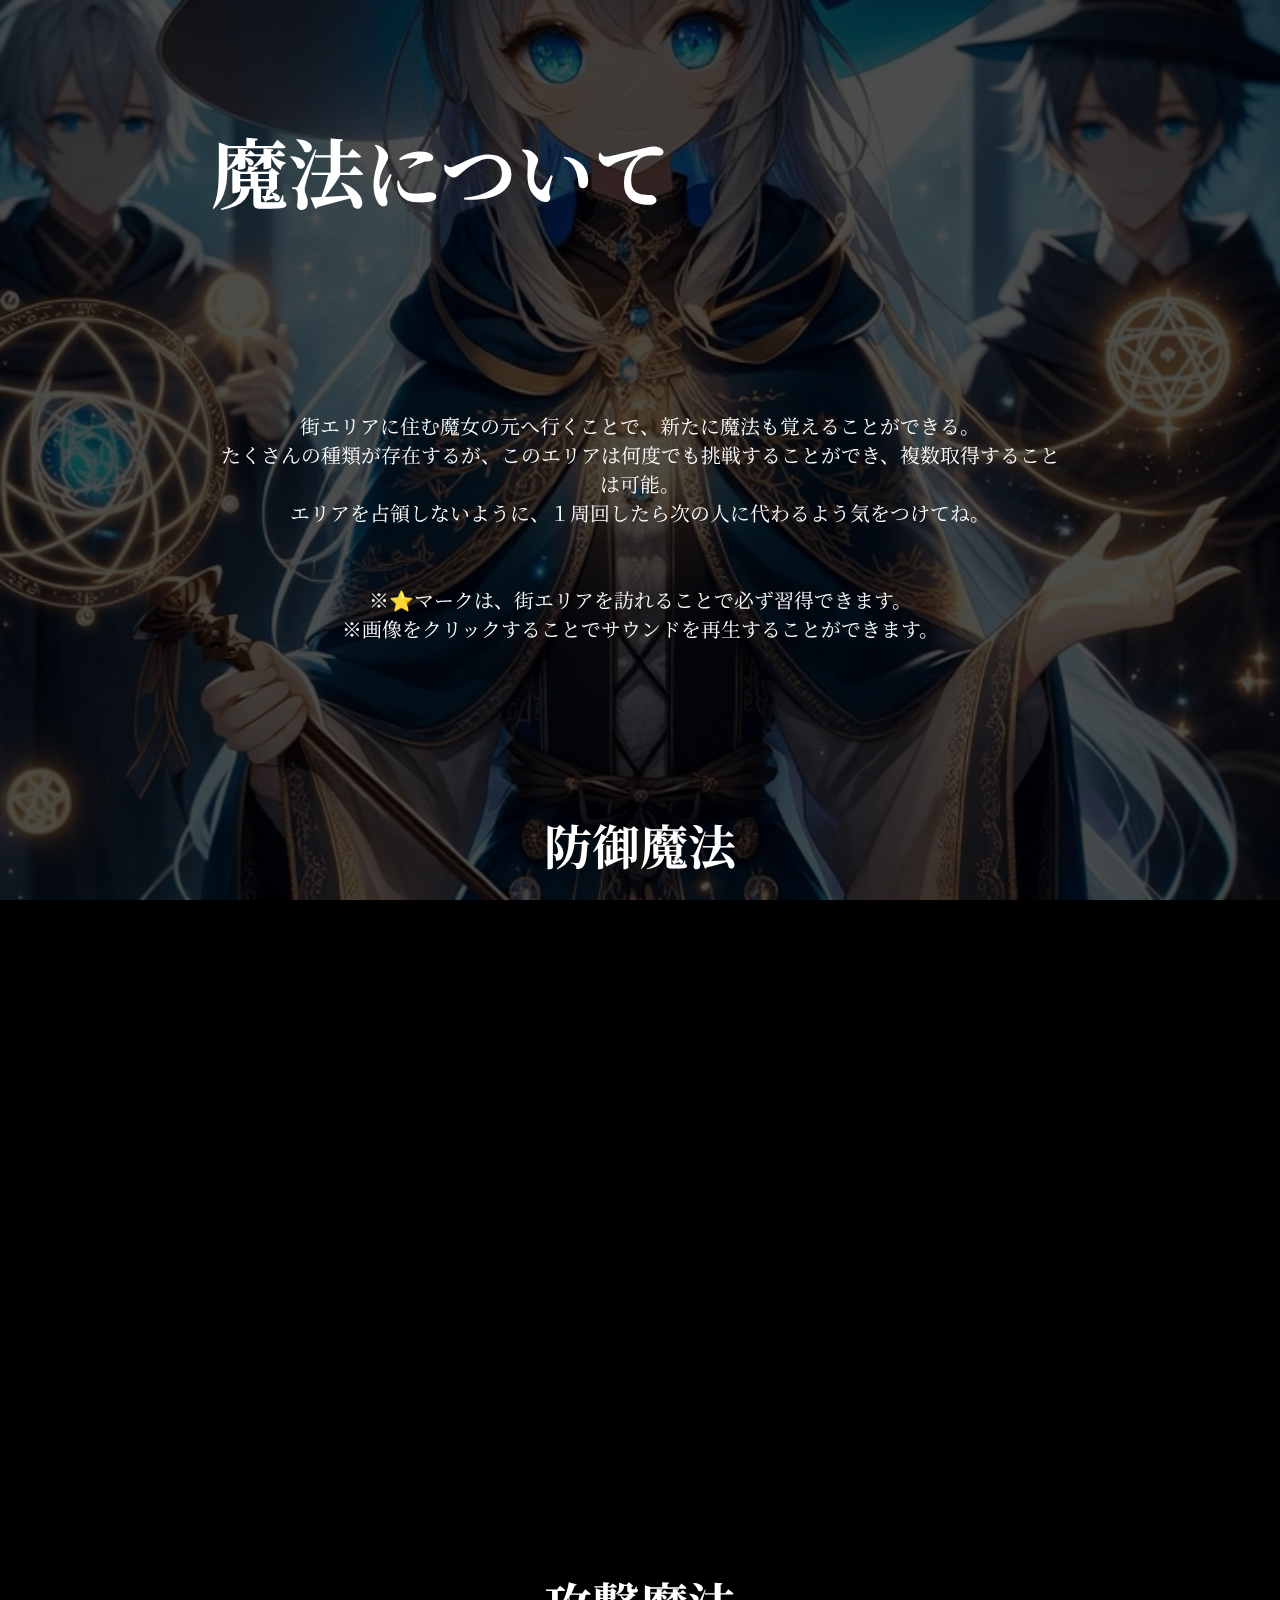
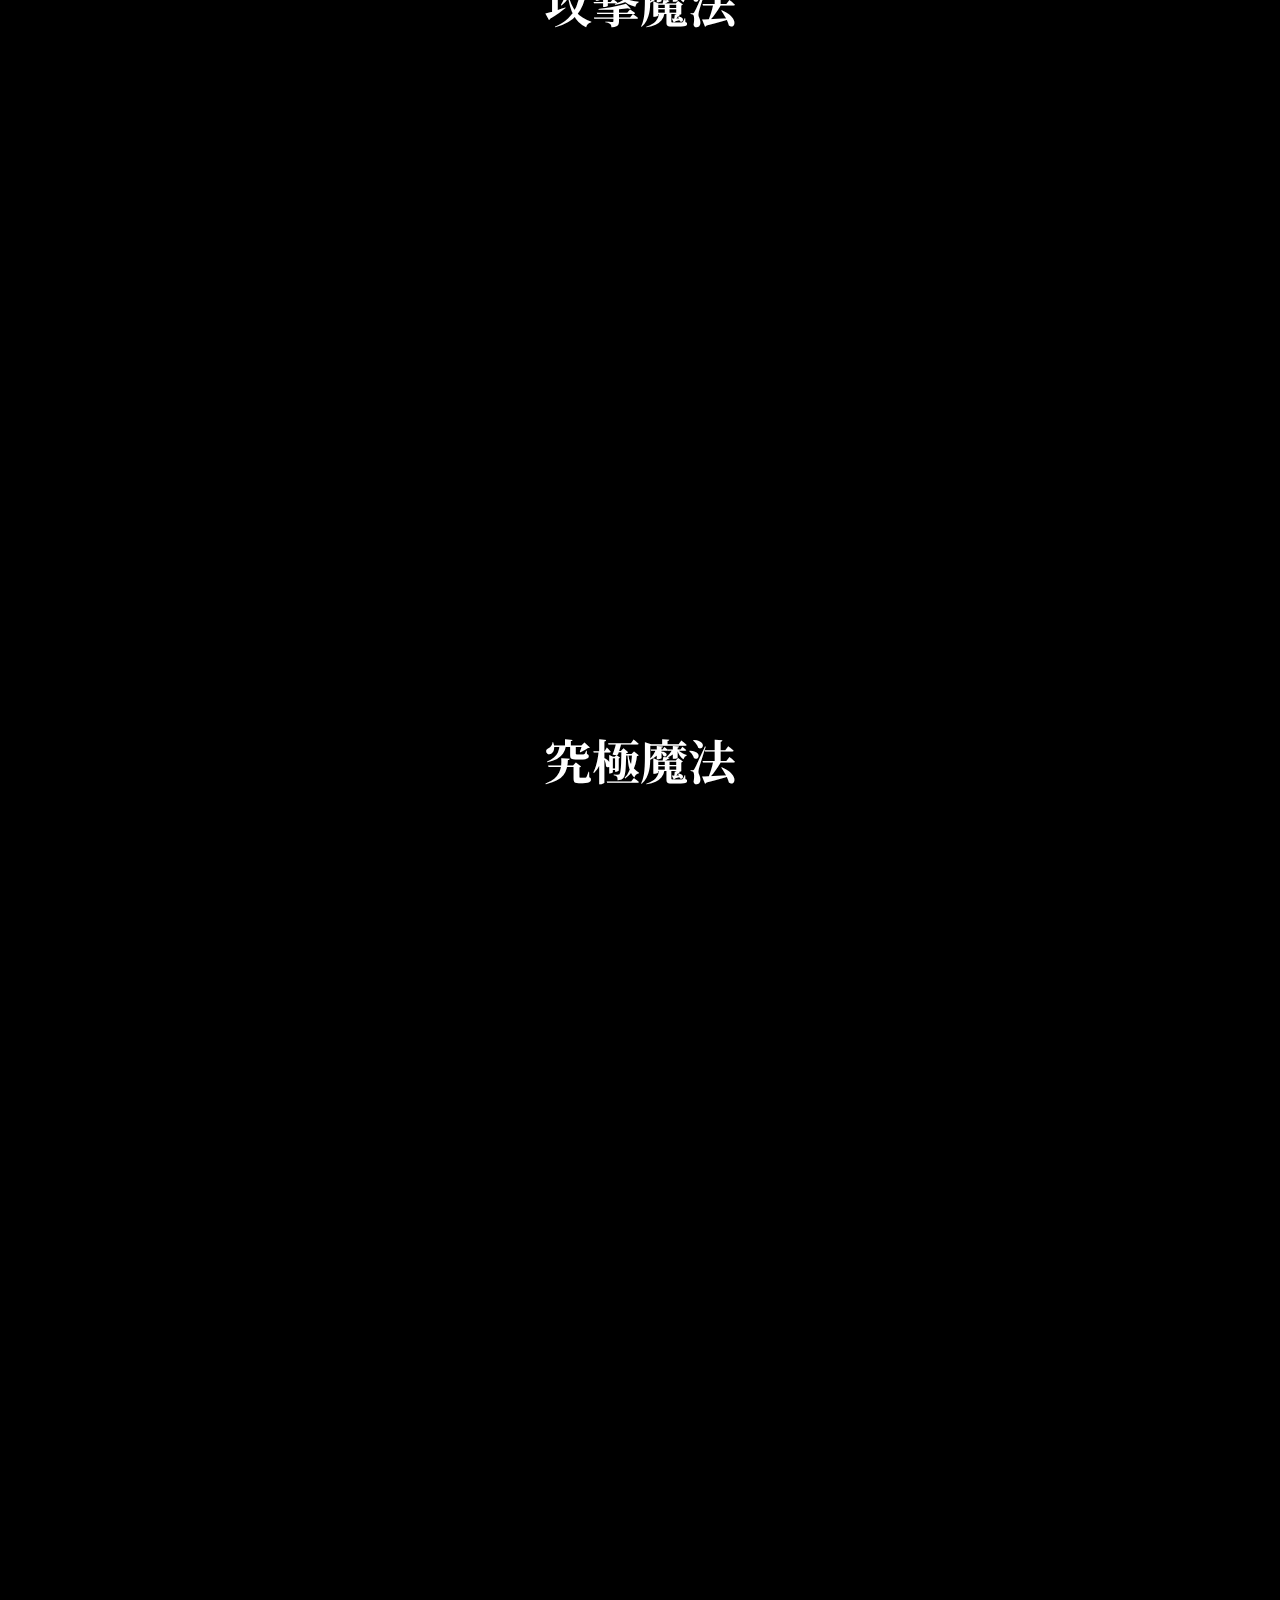
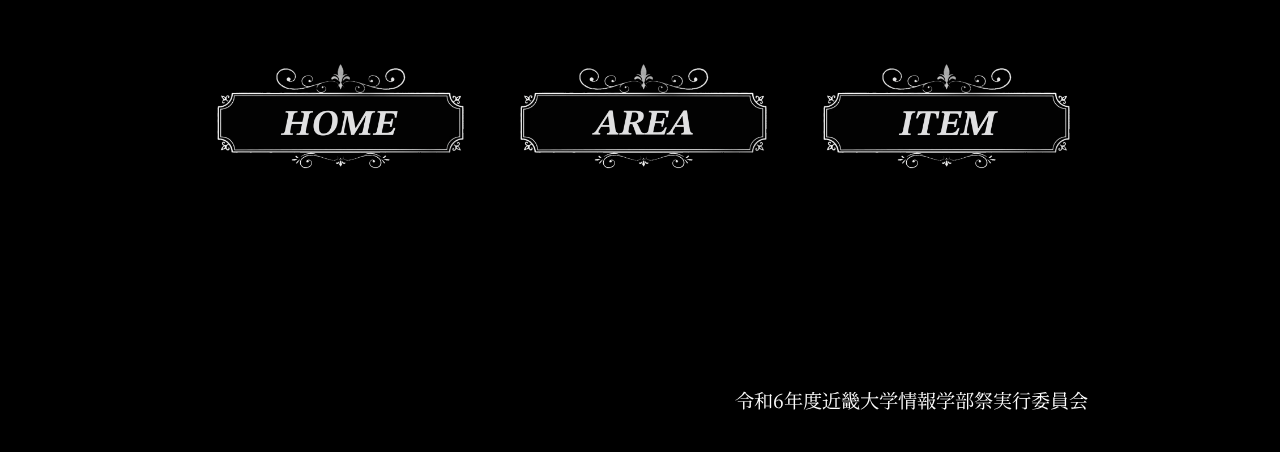
<file: jousai_magic/jousai_magic.html>
<!DOCTYPE html>
<html lang="ja">
<head>
    <meta charset="UTF-8">
    <meta name="viewport" content="width=device-width, initial-scale=1.0">
    <title>情報学部祭デジタルフロンティア</title>
    <link rel="stylesheet" href="magic_style.css">
    <link href="https://fonts.googleapis.com/css2?family=Noto+Serif+JP:wght@200..900&display=swap" rel="stylesheet">
    <link href="https://unpkg.com/aos@2.3.1/dist/aos.css" rel="stylesheet">
    <!-- 
MIT License

Copyright (c) [year] Michał Sajnóg

Permission is hereby granted, free of charge, to any person obtaining a copy
of this software and associated documentation files (the "Software"), to deal
in the Software without restriction, including without limitation the rights
to use, copy, modify, merge, publish, distribute, sublicense, and/or sell
copies of the Software, and to permit persons to whom the Software is
furnished to do so, subject to the following conditions:

The above copyright notice and this permission notice shall be included in
all copies or substantial portions of the Software.
-->

</head>
<body>
    
    <!-- メインセクション -->
<main>

    <!-- タイトルセクション -->
    <section class="title">
        <h2>魔法について</h2>
    </section>

    <!-- ストーリーセクション -->
    <section class="story">
        <p>
            街エリアに住む魔女の元へ行くことで、新たに魔法も覚えることができる。<br>
            たくさんの種類が存在するが、このエリアは何度でも挑戦することができ、複数取得することは可能。<br>
            エリアを占領しないように、１周回したら次の人に代わるよう気をつけてね。<br><br><br>

            
            ※⭐️マークは、街エリアを訪れることで必ず習得できます。<br>
            ※画像をクリックすることでサウンドを再生することができます。
        </p>
    </section>


    <!-- 防御魔法セクション -->
    <section class="protmagic">
        <h2>防御魔法</h2>
    <div class="magic-container">
        
        <div class="magic-item" data-aos="fade"data-aos-duration="700">
            <h3>⭐️星盾の守護</h3>
            <img src="./ProtMagic/StellarAegis.PNG" alt="星盾の守護" class="magic-sound" data-sound="./ProtMagic/StellarAegis.mp3"/>
            <p>1秒間敵の攻撃を無効化する<br></p>
        </div>
        
        <div class="magic-item" data-aos="fade"data-aos-duration="700">
            <h3>秘紋の守護</h3>
            <img src="./ProtMagic/ArcaneVortex.PNG" alt="秘紋の守護" class="magic-sound" data-sound="./ProtMagic/ArcaneVortex.mp3" />
            <p>3秒間敵の攻撃を無効化する</p>
        </div>

        
        <div class="magic-item" data-aos="fade"data-aos-duration="700">
            <h3>幻影の守護</h3>
            <img src="./ProtMagic/EtherealBubble.PNG" alt="幻影の守護" class="magic-sound" data-sound="./ProtMagic/EtherealBubble.mp3"/>
            <p>2秒間敵の攻撃を無効化し<br>敵から攻撃を受けると究極魔法の<br>ゲージをチャージする</p>
        </div>


        <div class="magic-item" data-aos="fade"data-aos-duration="700">
            <h3>月光の守護</h3>
            <img src="./ProtMagic/LunarSeal.PNG" alt="月光の守護" class="magic-sound" data-sound="./ProtMagic/LunarSeal.mp3"/>
            <p>2秒間敵の攻撃を無効化する<br>チャージ速度が速い</p>
        </div>

    </div>
    </section>

    <!-- AtttackMagicセクション -->
    <section class="attackmagic">
        <h2>攻撃魔法</h2>
    <div class="magic-container">
        <div class="magic-item" data-aos="fade"data-aos-duration="700">
            <h3>⭐️グリーンアロー</h3>
            <img src="./AttackMagic/GreenArrow.PNG" alt="グリーンアロー" class="magic-sound" data-sound="./AttackMagic/GreenArrow.mp3"/>
            <p>5ダメージを与える<br>攻撃速度：とても速い</p>
        </div>
    
        <div class="magic-item" data-aos="fade"data-aos-duration="700">
            <h3>ファイアボール</h3>
            <img src="./AttackMagic/FireBall.PNG" alt="ファイアボール" class="magic-sound" data-sound="./AttackMagic/FireBall.mp3"/>
            <p>10ダメージ与える<br>攻撃速度：速い</p>
        </div>
       
      
        <div class="magic-item" data-aos="fade"data-aos-duration="700">
            <h3>ノヴァチャージ</h3>
            <img src="./AttackMagic/NovaCharge.PNG" alt="ノヴァチャージ" class="magic-sound" data-sound="./AttackMagic/NovaCharge.mp3"/>
            <p>30ダメージを与える<br>攻撃速度：遅い</p>
        </div>

     
        <div class="magic-item"data-aos="fade"data-aos-duration="700">
            <h3>レッドスピア</h3>
            <img src="./AttackMagic/RedSpear.PNG" alt="レッドスピア" class="magic-sound" data-sound="./AttackMagic/RedSpear.mp3"/>
            <p>10ダメージを与える。<br>3秒間毎秒10ダメージの継続効果</p>
        </div>
    </div>
    </section>

    <!-- UltMagicセクション -->
    <section class="ultmagic">
        <h2>究極魔法</h2>
        <div class="magic-container">
            <!-- 魔法1 -->
            <div class="magic-item"data-aos="fade"data-aos-duration="700">
                <h3>⭐️天龍の咆哮</h3>
                <img src="./UltMagic/DragonsRoar.PNG" alt="天龍の咆哮" class="magic-sound" data-sound="./UltMagic/DragonsRoar.mp3"/>
                <p>敵に対し100ダメージを与える</p>
            </div>
            <!-- 魔法2 -->
            <div class="magic-item"data-aos="fade"data-aos-duration="700">
                <h3>光滅の貫閃</h3>
                <img src="./UltMagic/PiercingRay.PNG" alt="光滅の貫閃" class="magic-sound" data-sound="./UltMagic/PiercingRay.mp3"/>
                <p>200ダメージ与え、究極魔法と<br>防御魔法のチャージ速度が<br>上昇する</p>
            </div>
    
            <!-- 魔法3 -->
            <div class="magic-item"data-aos="fade"data-aos-duration="700">
                <h3>雷神の一閃</h3>
                <img src="./UltMagic/StormcallersBolt.PNG" alt="雷神の一閃" class="magic-sound" data-sound="./UltMagic/StormcallersBolt.mp3"/>
                <p>300ダメージを与え、5秒間<br>攻撃力が上昇する</p>
            </div>

             <!-- 魔法3 -->
             <div class="magic-item"data-aos="fade"data-aos-duration="700">
                <h3>大地の古槍</h3>
                <img src="./UltMagic/AncientEarthspike.PNG" alt="大地の古槍" class="magic-sound" data-sound="./UltMagic/AncientEarthspike.mp3"/>
                <p>敵に対し400ダメージを与える。<br>攻撃が必ず当たる。</p>
            </div>
        </div>
    </section>
    <section class="navigation-buttons">
        <button id="homeBtn">
            <img src="../home.PNG" alt="ホームボタン" class="button-image">
        </button>
        <button id="areaBtn">
            <img src="../area.PNG" alt="エリアボタン" class="button-image">
        </button>
        <button id="itemBtn">
            <img src="../item.PNG" alt="アイテムボタン" class="button-image">
        </button>
    </section>
    <script>
        // すべての画像に共通のクリックイベントを設定
        document.querySelectorAll('.magic-sound').forEach(function(element) {
            element.addEventListener('click', function() {
                var soundSrc = this.getAttribute('data-sound');
                var audio = new Audio(soundSrc);
                audio.volume = 0.2; // 音量を50%に設定
                audio.play();
            });
        });

        
        document.getElementById("homeBtn").addEventListener("click", function() {
            window.location.href = "../jousai_home/jousai_home.html"; // 一つ上の階層のjousai_areaフォルダにあるHTMLに遷移
        });
    
        document.getElementById("areaBtn").addEventListener("click", function() {
            window.location.href = "../jousai_area/jousai_area.html"; // 一つ上の階層のjousai_itemフォルダにあるHTMLに遷移
        });
    
        document.getElementById("itemBtn").addEventListener("click", function() {
            window.location.href = "../jousai_item/jousai_item.html"; // 一つ上の階層のjousai_magicフォルダにあるHTMLに遷移
        });
    </script>
    
    

    

    <!-- 近畿大学情祭委員会 -->
    <section class="jousai">
        <p align="right">令和6年度近畿大学情報学部祭実行委員会</p>
    </section>
</main>
<!-- AOS.js の JavaScript -->
<script src="https://unpkg.com/aos@2.3.1/dist/aos.js"></script>
<script>
  AOS.init();
</script>
</body>
</html>
</file>
<file: jousai_area/area_style.css>
/* ベース設定 */
html, body {
    height: 0;
    margin: 0;
    padding: 0;
    font-family: 'Noto Serif JP', serif;
    background: #000;
    color: #fff;
}

/* 背景画像の設定を疑似要素で再現 */
body::before {
    content: '';
    position: fixed;
    top: 0;
    left: 0;
    width: 100vw;
    height: 100vh;
    background: url('back01.jpeg') no-repeat center center;
    background-size: cover;
    opacity: 0.3;
    z-index: -1;
}

@media(min-width:769px){


main {
    padding: 2vw;
}

.title h2 {
    font-size: 5vw;
    color: #eaeaea;
    margin-bottom: 15vw;
}
.story{
    font-size: 1.5vw;
    text-align: center;
    margin-bottom: 15vw;
}

section h2 {
    font-size: 3vw;
    text-align: center;
    color: #eaeaea;
}


.forest, .city, .cave, .boss {
    text-align: center;
    background-color: #333;
    padding: 2vw;
    border-radius: 10px;
}
.areas {
    display: flex;
    flex-direction: column;
    margin-bottom: 20vw;
}
.areas h2{
    font-size: 5vw !important;
    text-align: left !important;
    padding-left: 10vw !important;
    margin-bottom: 1vw !important;
}
.areas p{
    font-size: 1.1vw;
}

.area {
    display: flex;
    align-items: center;
}

.area img {
    width: 80vw !important; 
    height: auto;
    border-radius: 5px;
}

/*要素を2個ずつ交互に配置*/
.area:nth-child(4n+1), .area:nth-child(4n+2) {
    flex-direction: row;
}

.area:nth-child(4n+3), .area:nth-child(4n+4) {
    flex-direction: row-reverse;
}



.area p {
    width: 45vw;
    padding: 0 2vw;
    color: #eaeaea;
}


.forest img, .city img, .cave img, .boss img {
    width: 100%;
    max-width: 60vw;
    height: auto;
    border-radius: 5px;
}


/*ボタンの処理*/
.navigation-buttons {
    display: flex;
    justify-content: center;
    gap: 1vw;
    max-width: 70vw;
    margin: 0 auto; 
}

.navigation-buttons button {
    position: relative;
    background-color: transparent;
    border: none;
    padding: 0;
    cursor: pointer;
    transition: transform 0.3s ease, background-color 0.3s ease, box-shadow 0.3s ease;
}



.navigation-buttons button:hover {
    transform: scale(1.05)!important;/*ヘッダー実装したらなくなるかも*/
    background-color: rgba(255, 255, 255, 0.2); /* 背景色を少し変える */
    box-shadow: 0px 0px 10px rgba(52, 152, 219, 0.75), inset 0px 0px 5px rgba(255, 255, 255, 0.5);
}
 /* 画像ボタンサイズ変更 */
 .navigation-buttons .button-image {
    width: 100%;
    height: auto;
    display: block;
}

.navigation-buttons button:hover {
    background-color: #3498db;
 
    box-shadow: 0px 0px 10px rgba(52, 152, 219, 0.75), inset 0px 0px 5px rgba(255, 255, 255, 0.5);
}

.jousai p {
    margin-top: 20vw;
    font-size: 1.5vw;
    text-align: right;
    margin-right: 2vw;
    color: #cccccc;
}

}






@media(max-width:768px){
    
    main {
        padding: 2vw;
    }
    
    
    .title h2 {
        padding: 1.5vw;
        color: white;
        border-radius: 0.5vw;
        margin: 2vw auto;
        max-width: 80vw;
        font-size: 10vw;
        margin-top: 8vw;
        margin-bottom: 12vw;
    }

    .story {
        color: white;
        padding: 7vw;
        font-size: 3.5vw;
        margin-bottom: 20vw;
    }
    
  
    section {
        margin-bottom: 5vw;
    }
    
    section h2 {
        font-size: 3vw;
        color: #eaeaea;
    }
    
    /* 各エリアのセクション */
    .forest, .city, .cave, .boss {
        text-align: center;
        background-color: #333;
        padding: 2vw;
        border-radius: 10px;
    }
    .areas {
        display: flex;
        flex-direction: column;
    }
    .areas h2{
        text-align: left;
        padding-left: 10vw;
        font-size: 10vw;
        margin-top: 10vw;
    }
    
    .area {
        flex-direction: column;
        text-align: center;
    }

    .area img {
        width: 90vw !important;
        margin-bottom: 2vw;
    }

    .area p {
        width: 90vw;
        font-size:3.5vw;
        padding: 0;
    }

    
    .area:nth-child(even) {
        flex-direction: row-reverse;
    }
    
    
    
    .forest img, .city img, .cave img, .boss img {
        width: 100%;
        max-width: 80vw;
        height: auto;
        border-radius: 5px;
    }
    
    
    /* ボタンセクション */
    .navigation-buttons {
        margin-top: 15vw;
        display: flex;
        justify-content: center;
        gap: 1vw;
        margin-bottom: 15vw;
    }

    .navigation-buttons .button-image {
        width: 100%;
        height: auto;
        display: block;
    }

    .navigation-buttons button {
        position: relative;
        background-color: transparent;
        border: none;
        padding: 0;
        cursor: pointer;
        transition: transform 0.3s ease, background-color 0.3s ease, box-shadow 0.3s ease;
    }

    

    .navigation-buttons button:hover {
        transform: scale(1.05)!important; 
        background-color: rgba(255, 255, 255, 0.2);
        box-shadow: 0px 0px 10px rgba(52, 152, 219, 0.75), inset 0px 0px 5px rgba(255, 255, 255, 0.5);
    }

    .jousai{
        color: white;
        font-size: 3vw;
        padding-right: 2vw;
    }

    
}
</file>
<file: jousai_home/home_style.css>
/* PC表示 */
@media (min-width: 769px) {
    body::before {
        content: '';
        position: absolute;
        top: 0;
        left: 0;
        width: 100%;
        height: 100%;
        background: url('../jousai_area/boss/bossArea.jpeg') no-repeat center center/cover; /* 背景画像 */
        background-attachment: fixed; /* 背景画像を固定 */
        opacity: 0.5; /* 画像の透明度 */
        z-index: -1; /* コンテンツの後ろに配置 */
    }
    body {
        font-family: 'Noto Serif JP', serif;
        margin: 0;
        padding: 0;
        background: #000;
        color: #fff;
    }

    main {
        max-width: 80vw;
        padding: 40px;
        margin: 0 auto;
    }

    .title h2 {
        font-size: 6vw;
        text-align: left;
        margin-bottom: 10vw;
        margin-left: -8vw;
    }

    .story {
        font-size: 1.2vw;
        line-height: 1.6;
        max-width: 80vw;
        margin-bottom: 15vw;
    }
    .day_and_time h2{
        font-size:3vw;
    }
    .day_and_time p{
        font-size: 2vw;
        margin-bottom: 10vw;
    }
    .game h2{
        font-size: 3vw;
    }
    .game p{
        font-size: 2vw;
        margin-bottom: 5vw;
    }
    
    .game {
        background-color: transparent; /* 親要素の背景色を透明にする */
    }
    
    .game button {
        background-color: transparent;
        display: flex;
        justify-content: center;
        margin-bottom: 20vw;
        max-width: 50vw;
        margin: 0 auto;
        padding: 0; /* 余白をなくす */
        border: none; /* ボタンの枠線をなくす */
    }
    
    .button-game {
        width: 40vw;
        height: auto;
        display: block;
        margin: 0; /* 余計なマージンをなくす */
        padding: 0; /* 余計なパディングをなくす */
        border: none; /* ボタン内の画像の枠線をなくす */
        background: transparent; /* 画像以外の背景を透明に */
        box-shadow: none; /* 余計なシャドウがある場合に除去 */
        filter: grayscale(100%);
    }

    .navigation-buttons {
        display: flex;
        justify-content: center;
        gap: 1vw; /* ボタン間のスペースを追加 */
        margin-bottom: 20vw;
        max-width: 70vw;
        margin: 0 auto; 
    }
    
    .navigation-buttons button {
        position: relative;
        background-color: transparent;
        border: none;
        padding: 0;
        cursor: pointer;
        transition: transform 0.3s ease, background-color 0.3s ease, box-shadow 0.3s ease;
    }

    

    .navigation-buttons button:hover {
        transform: scale(1.05)!important; 
        background-color: rgba(255, 255, 255, 0.2);
        box-shadow: 0px 0px 10px rgba(52, 152, 219, 0.75), inset 0px 0px 5px rgba(255, 255, 255, 0.5);
    }
    



    .navigation-buttons .button-image {
        width: 100%; 
        height: auto;
        display: block;
    }
    
    .place img {
        width: 60vw;
        height: 30vw;
        display: block;
        margin: 0 auto;
    }
    
    .place h2{
        font-size: 3vw;
    }

    .place pre{
        margin-top: 5vw;
        margin-left: 5vw;
        font-size: 1.5vw;
        margin-bottom: 10vw;
    }
    .buttonDetail h2{
        font-size: 3vw;
        margin-bottom: 5vw;
    }
    .buttonDetail p{
        font-size: 1.5vw;
        margin-bottom: 5vw;
    }
   

.footer {
    background-color: #333; /* フッターの背景色 */
    padding: 5vw;
    text-align: center;
}

.footer .iconButtons {
    margin-top: 2vw; /* フッター内のボタン間の余白調整 */
}

.iconButtons button {
    width: 10vw;
    height: 10vw;
    background-color: transparent; /* ボタンの背景透過 */
    border: none;
    padding: 0; 
    cursor: pointer;
    display: flex;
    align-items: center;
    justify-content: center;
}

.iconButtons img {
    width: 8vw; 
    height: 8vw;
}

.footer .jousai p {
    font-size: 2vw;
    text-align: right;
    color: #fff;
    margin-top: 2vw;
}


}


@media (max-width: 768px) {
    body::before {
        content: '';
        position: absolute;
        top: 0;
        left: 0;
        width: 100vw;
        height: 130vw;
        background: url('../jousai_area/boss/bossArea.jpeg') no-repeat center center/cover; /* 背景画像 */
        opacity: 0.5; /* 画像の透明度 */
        z-index: -1; /* コンテンツの後ろに配置 */
    }
    body {
        font-family: 'Noto Serif JP', serif;
        margin: 0;
        padding: 0;
        background: #000;
        color: #fff;
    }

    main {
        padding: 6vw;
    }

    .title h2 {
        font-size: 8vw;
        text-align: center;
        margin-bottom: 25vw;
        margin-top: 15vw;
    }

    .story {
        font-size: 3vw;
        text-align: left;
        margin-bottom: 20vw;
    }
    .day_and_time{
        margin-bottom: 20vw;
    }

    .game h2{
        font-size: 5vw;
    }
    .game p{
        font-size: 2.8vw;
        margin-bottom: 5vw;
    }
    
    .game {
        background-color: transparent; /* 親要素の背景色を透明にする */
    }
    
    .game button {
        background-color: transparent;
        display: flex;
        justify-content: center;
        margin-bottom: 20vw;
        max-width: 50vw;
        margin: 0 auto;
        padding: 0; /* 余白をなくす */
        border: none; /* ボタンの枠線をなくす */
    }
    
    .button-game {
        width: 60vw;
        height: auto;
        display: block;
        margin: 0; /* 余計なマージンをなくす */
        padding: 0; /* 余計なパディングをなくす */
        border: none; /* ボタン内の画像の枠線をなくす */
        background: transparent; /* 画像以外の背景を透明に */
        box-shadow: none; /* 余計なシャドウがある場合に除去 */
        filter: grayscale(100%);
    }

    .buttonDetail{
        margin-top: 20vw;
    }
    .buttonDetail p{
        font-size: 3vw;
        margin-bottom: 10vw;
    }

    .navigation-buttons {
        display: flex;
        justify-content: center;
        gap: 1vw; 
        margin-bottom: 20vw;
    }
    
    .navigation-buttons button {
        position: relative;
        background-color: transparent;
        border: none;
        padding: 0; 
        cursor: pointer;
    }
    



    .navigation-buttons .button-image {
        width: 100%; 
        height: auto;
        display: block;
    }
   
    .place img {
        width: 80vw; /* 画像の幅を設定 */
        height: 40vw;
        display: block; 
        margin: 0 auto;
    }
    .place pre{
        font-size: 4vw;
    }
    
    .footer {
        background-color: #333; /* 灰色背景 */
        padding: 5vw;
        height: 5vh; /* フッターの高さを小さく設定 */
        text-align: center;
        display: flex;
        align-items: center;
        justify-content: space-between;
        flex-wrap: wrap;
    }
    
    .footer .iconButtons {
        margin-left: 3vw;
        display: flex;
        gap: 1vw; /* フッター内のボタン間の余白調整 */
    }
    
    .iconButtons button {
        width: 6vw;
        height: 6vw;
        background-color: transparent; /* 背景透明 */
        border: none;
        padding: 0; 
        cursor: pointer;
        display: flex;
        align-items: center;
        justify-content: center;
    }
    
    .iconButtons img {
        width: 8vw; 
        height: 8vw;
    }
    
    .footer .jousai p {
        font-size: 3vw; /* フッターテキストのサイズを小さく調整 */
        text-align: right;
        color: #fff;
        margin-right: 3vw;
    }
    
}
</file>
<file: jousai_item/item_style.css>
/* ベース設定 */
html, body {
    height: 0;
    font-family: 'Noto Serif JP', serif;
    background: #000;
    color: #fff;
}

/* 背景画像の設定を疑似要素で再現 */
body::before {
    content: '';
    position: fixed;
    top: 0;
    left: 0;
    width: 100vw;
    height: 100vh;
    background: url('Rukurunn&Stera.jpeg') no-repeat center center;
    background-size: cover;
    opacity: 0.3;
    z-index: -1;
}

/* PC版スタイル (769px以上) */
@media (min-width: 769px) {
    .cityitem, .caveitem {
        text-align: center;
        font-size: 2vw;
    }

    .cityitem h3, .caveitem h3 {
        font-size: 1.5vw;
    }

    .item-container {
        display: flex;
        justify-content: space-around;
        flex-wrap: wrap;
    }

    .item {
        width: 25%;
        margin-bottom: 4vw;
        background-color: rgba(33, 33, 33, 0.7);
        padding: 1.5vw;
        border-radius: 0.4vw;
        transition: transform 0.3s, background-color 0.3s, box-shadow 0.3s;
    }

    .item h3 {
        color: #fff;
        font-size: 2vw;
    }

    .item p {
        color: #fff;
        font-size: 1vw;
    }

    .item img {
        width: 6vw;
        height: 6vw;
    }

    .item:hover {
        transform: scale(1.05);
        background-color: rgba(255, 255, 255, 0.2);
        box-shadow: 0 4px 8px rgba(0, 0, 0, 0.3);
    }

    main {
        padding: 1.5vw;
        border-radius: 0.5vw;
        margin: 2vw auto;
        max-width: 70vw;
        width: 100%;
    }

    .title h2 {
        padding: 1.5vw;
        color: white;
        border-radius: 0.5vw;
        margin: 2vw auto;
        text-align: center;
        font-size: 5vw;
        margin-top: 8vw;
        margin-bottom: 12vw;
    }

    .story {
        color: white;
        padding: 1.5vw;
        font-size: 1.5vw;
        margin-bottom: 10vw;
        text-align: center;
    }

    .navigation-buttons {
        margin-top: 15vw;
        display: flex;
        justify-content: center;
        gap: 1vw;
        margin-bottom: 15vw;
    }

    .navigation-buttons .button-image {
        width: 100%;
        height: auto;
        display: block;
    }

    .navigation-buttons button {
        background-color: transparent;
        border: none;
        padding: 0;
        cursor: pointer;
        transition: transform 0.3s, background-color 0.3s, box-shadow 0.3s;
    }

    .navigation-buttons button:hover {
        transform: scale(1.05);
        background-color: rgba(255, 255, 255, 0.2);
        box-shadow: 0 0 10px rgba(52, 152, 219, 0.75), inset 0 0 5px rgba(255, 255, 255, 0.5);
    }

    .jousai {
        color: white;
        font-size: 1.5vw;
    }
}

/* スマホ版スタイル (768px以下) */
@media (max-width: 768px) {
    .title h2 {
        padding: 1.5vw;
        color: white;
        border-radius: 0.5vw;
        margin: 2vw auto;
        max-width: 80vw;
        font-size: 10vw;
        margin-top: 8vw;
        margin-bottom: 12vw;
    }

    .story {
        color: white;
        padding: 1.5vw;
        font-size: 3.5vw;
        margin-bottom: 20vw;
    }

    .cityitem, .caveitem {
        text-align: center;
        font-size: 4vw;
    }

    .cityitem h3, .caveitem h3 {
        font-size: 3vw;
    }

    .item-container {
        display: flex;
        justify-content: space-around;
        flex-wrap: wrap;
        gap: 3vw;
    }

    .item {
        border-radius: 1vw;
        width: 27%;
        margin-bottom: 4vw;
        background-color: rgba(33, 33, 33, 0.7);
        padding: 1.5vw;
        transition: transform 0.3s, background-color 0.3s, box-shadow 0.3s;
    }

    .item h3 {
        color: #fff;
        font-size: 3vw;
    }

    .item p {
        color: #fff;
        font-size: 2.5vw;
    }

    .item img {
        width: 15vw;
        height: 15vw;
    }

    .item:hover {
        transform: scale(1.05);
        background-color: rgba(255, 255, 255, 0.2);
        box-shadow: 0 4px 8px rgba(0, 0, 0, 0.3);
    }

    .navigation-buttons {
        margin-top: 15vw;
        display: flex;
        justify-content: center;
        gap: 1vw;
        margin-bottom: 15vw;
    }

    .navigation-buttons .button-image {
        width: 100%;
        height: auto;
        display: block;
    }

    .navigation-buttons button {
        background-color: transparent;
        border: none;
        padding: 0;
        cursor: pointer;
        transition: transform 0.3s, background-color 0.3s, box-shadow 0.3s;
    }

    .navigation-buttons button:hover {
        transform: scale(1.05);
        background-color: rgba(255, 255, 255, 0.2);
        box-shadow: 0 0 10px rgba(52, 152, 219, 0.75), inset 0 0 5px rgba(255, 255, 255, 0.5);
    }

    .jousai {
        color: white;
        font-size: 3vw;
        padding: 2vw;
    }
}
</file>
<file: jousai_magic/magic_style.css>
/* ベース設定 */
html, body {
    height: 0;
    margin: 0;
    padding: 0;
    font-family: 'Noto Serif JP', serif;
    background: #000;
    color: #fff;
}

/* 背景画像の設定を疑似要素で再現 */
body::before {
    content: '';
    position: fixed;
    top: 0;
    left: 0;
    width: 100vw;
    height: 100vh;
    background: url('wizard2.jpeg') no-repeat center center;
    background-size: cover;
    opacity: 0.3;
    z-index: -1;
}

/* PC版スタイル (769px以上) */
@media (min-width: 769px) {
    .protmagic, .attackmagic, .ultmagic {
        text-align: center;
        font-size: 2.5vw;
    }

    .magic-container {
        display: flex;
        justify-content: space-around;
        flex-wrap: wrap;
    }

    .magic-item {
        width: 32%;
        margin-bottom: 4vw;
        background-color: rgba(33, 33, 33, 0.7);
        padding: 1.5vw;
        border-radius: 0.5vw;
        transition: transform 0.3s ease, background-color 0.3s ease;
        box-shadow: 0 4px 8px rgba(0, 0, 0, 0.3);
    }

    .magic-item:hover {
        transform: scale(1.05);
        background-color: rgba(255, 255, 255, 0.2);
    }

    .magic-item h3 {
        color: #fff;
        font-size: 1.5vw;
    }

    .magic-item p {
        color: #fff;
        font-size: 1vw;
    }

    .magic-item img {
        width: 6vw;
        height: 6vw;
    }

    main {
        padding: 1.5vw;
        border-radius: 0.5vw;
        margin: 2vw auto;
        max-width: 70vw;
        width: 100vw;
    }

    .title h2 {
        padding: 1.5vw;
        color: white;
        border-radius: 0.5vw;
        margin: 2vw auto;
        max-width: 70vw;
        font-size: 6vw;
        margin-top: 4vw;
        margin-bottom: 10vw;
    }

    .story {
        color: white;
        padding: 1.5vw;
        font-size: 1.55vw;
        margin-bottom: 10vw;
        text-align: center;
    }

    .navigation-buttons {
        margin-top: 15vw;
        display: flex;
        justify-content: center;
        gap: 1vw;
        margin-bottom: 15vw;
    }

    .navigation-buttons .button-image {
        width: 100%;
        height: auto;
        display: block;
    }

    .navigation-buttons button {
        background-color: transparent;
        border: none;
        padding: 0;
        cursor: pointer;
        transition: transform 0.3s ease, background-color 0.3s ease, box-shadow 0.3s ease;
    }

    .navigation-buttons button:hover {
        transform: scale(1.05);
        background-color: rgba(255, 255, 255, 0.2);
        box-shadow: 0 0 10px rgba(52, 152, 219, 0.75), inset 0 0 5px rgba(255, 255, 255, 0.5);
    }

    .jousai {
        color: white;
        font-size: 1.5vw;
    }
}

/* スマホ版スタイル (768px以下) */
@media (max-width: 768px) {
    .protmagic, .attackmagic, .ultmagic {
        text-align: center;
        font-size: 6vw;
        margin: 3vw 0;
    }

    .magic-container {
        display: flex;
        justify-content: space-around;
        flex-wrap: wrap;
        gap: 2vw;
    }

    .magic-item {
        width: 45%;
        margin-bottom: 2vw;
        background-color: rgba(33, 33, 33, 0.7);
        border-radius: 1vw;
        padding: 1vw;
        transition: transform 0.3s ease, background-color 0.3s ease;
    }

    .magic-item:hover {
        transform: scale(1.05);
        background-color: rgba(255, 255, 255, 0.2);
    }

    .magic-item h3 {
        color: #fff;
        font-size: 5vw;
    }

    .magic-item p {
        color: #fff;
        font-size: 2.8vw;
    }

    .magic-item img {
        width: 16vw;
        height: 16vw;
        margin-top: 1vw;
    }

    main {
        padding: 2vw;
        border-radius: 0.5vw;
        margin: 0 auto;
        max-width: 100vw;
        width: 100%;
        box-sizing: border-box;
    }

    .title h2 {
        padding: 1.5vw;
        color: white;
        border-radius: 0.5vw;
        margin: 2vw auto;
        max-width: 80vw;
        font-size: 10vw;
        margin-top: 8vw;
        margin-bottom: 12vw;
    }

    .story {
        margin: 5vw;
        color: white;
        padding: 1.5vw;
        font-size: 4vw;
        margin-bottom: 10vw;
    }

    .navigation-buttons {
        margin-top: 12vw;
        display: flex;
        justify-content: center;
        gap: 2vw;
        margin-bottom: 12vw;
    }

    .navigation-buttons .button-image {
        width: 100%;
        height: auto;
        display: block;
    }

    .navigation-buttons button {
        background-color: transparent;
        border: none;
        padding: 0;
        cursor: pointer;
        transition: transform 0.3s ease, background-color 0.3s ease, box-shadow 0.3s ease;
    }

    .navigation-buttons button:hover {
        transform: scale(1.05);
        background-color: rgba(255, 255, 255, 0.2);
        box-shadow: 0 0 10px rgba(52, 152, 219, 0.75), inset 0 0 5px rgba(255, 255, 255, 0.5);
    }

    .jousai {
        color: white;
        font-size: 3vw;
    }
}
</file>
